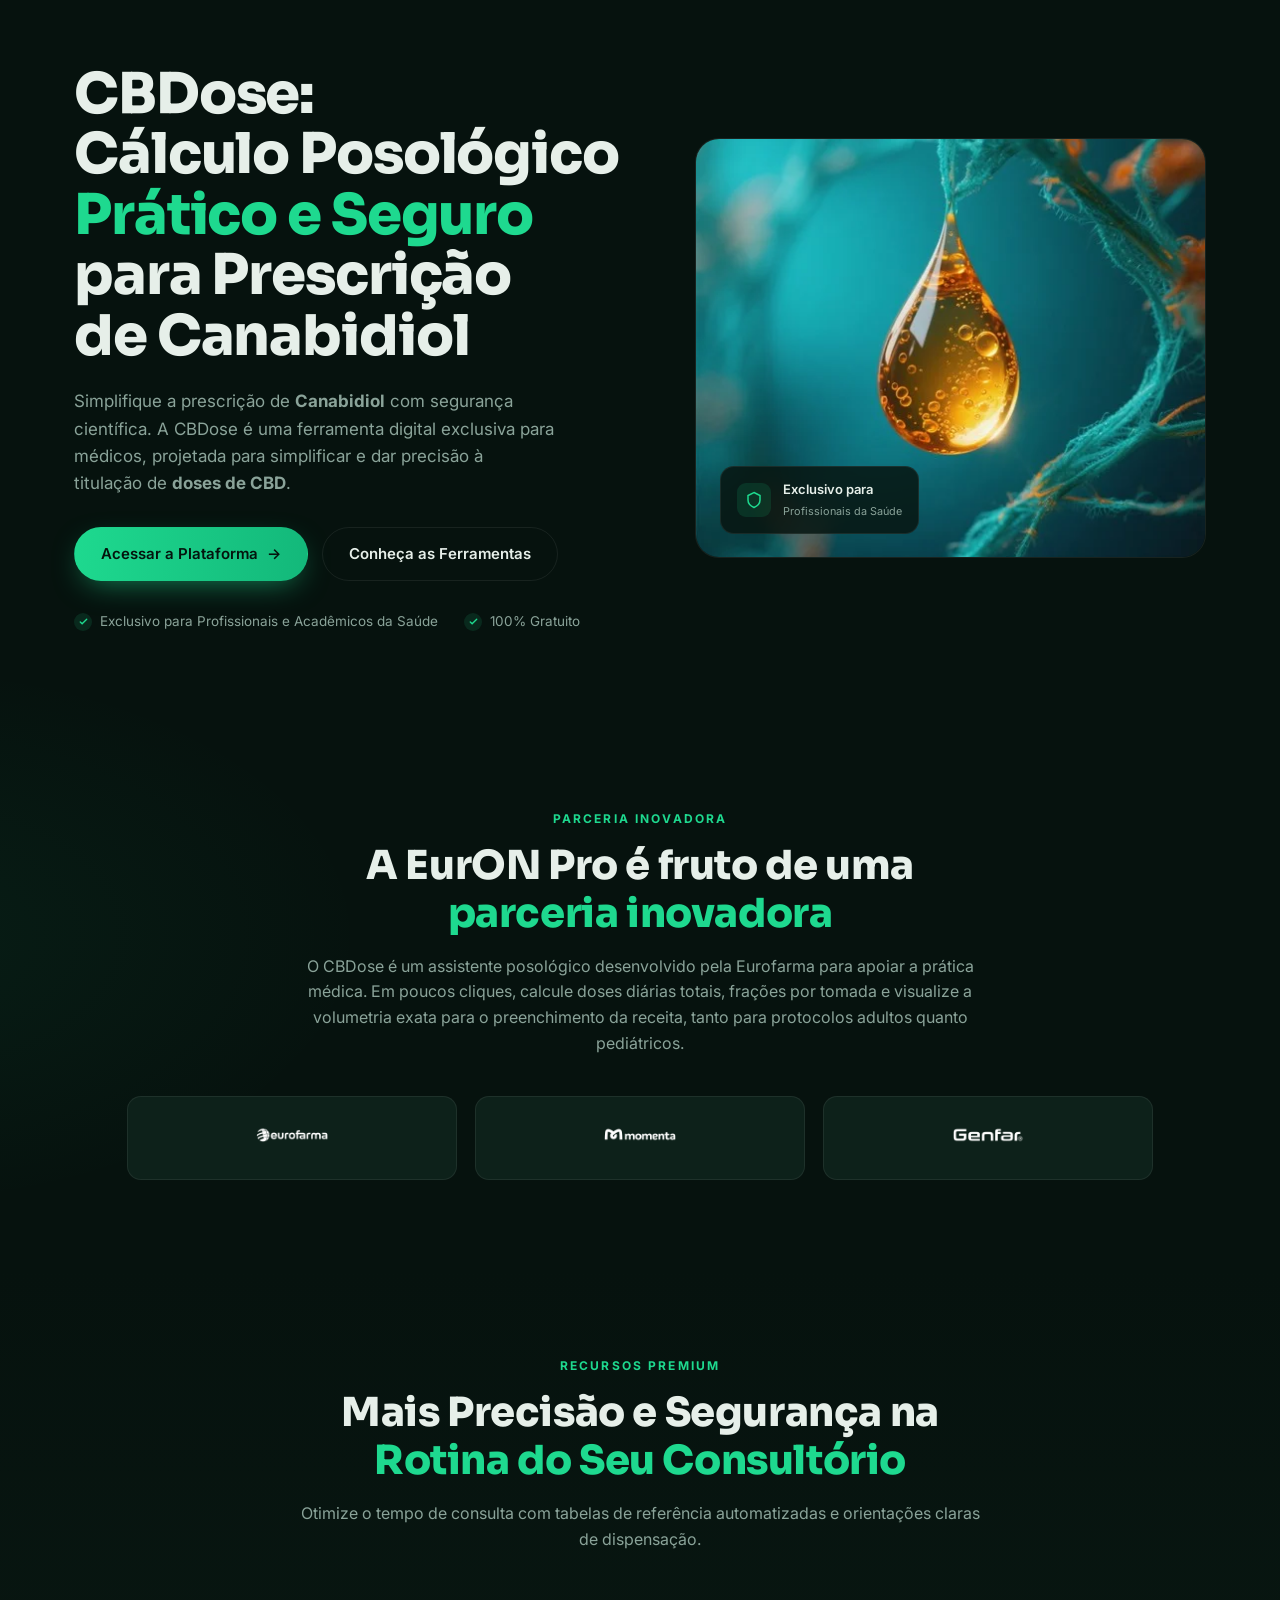
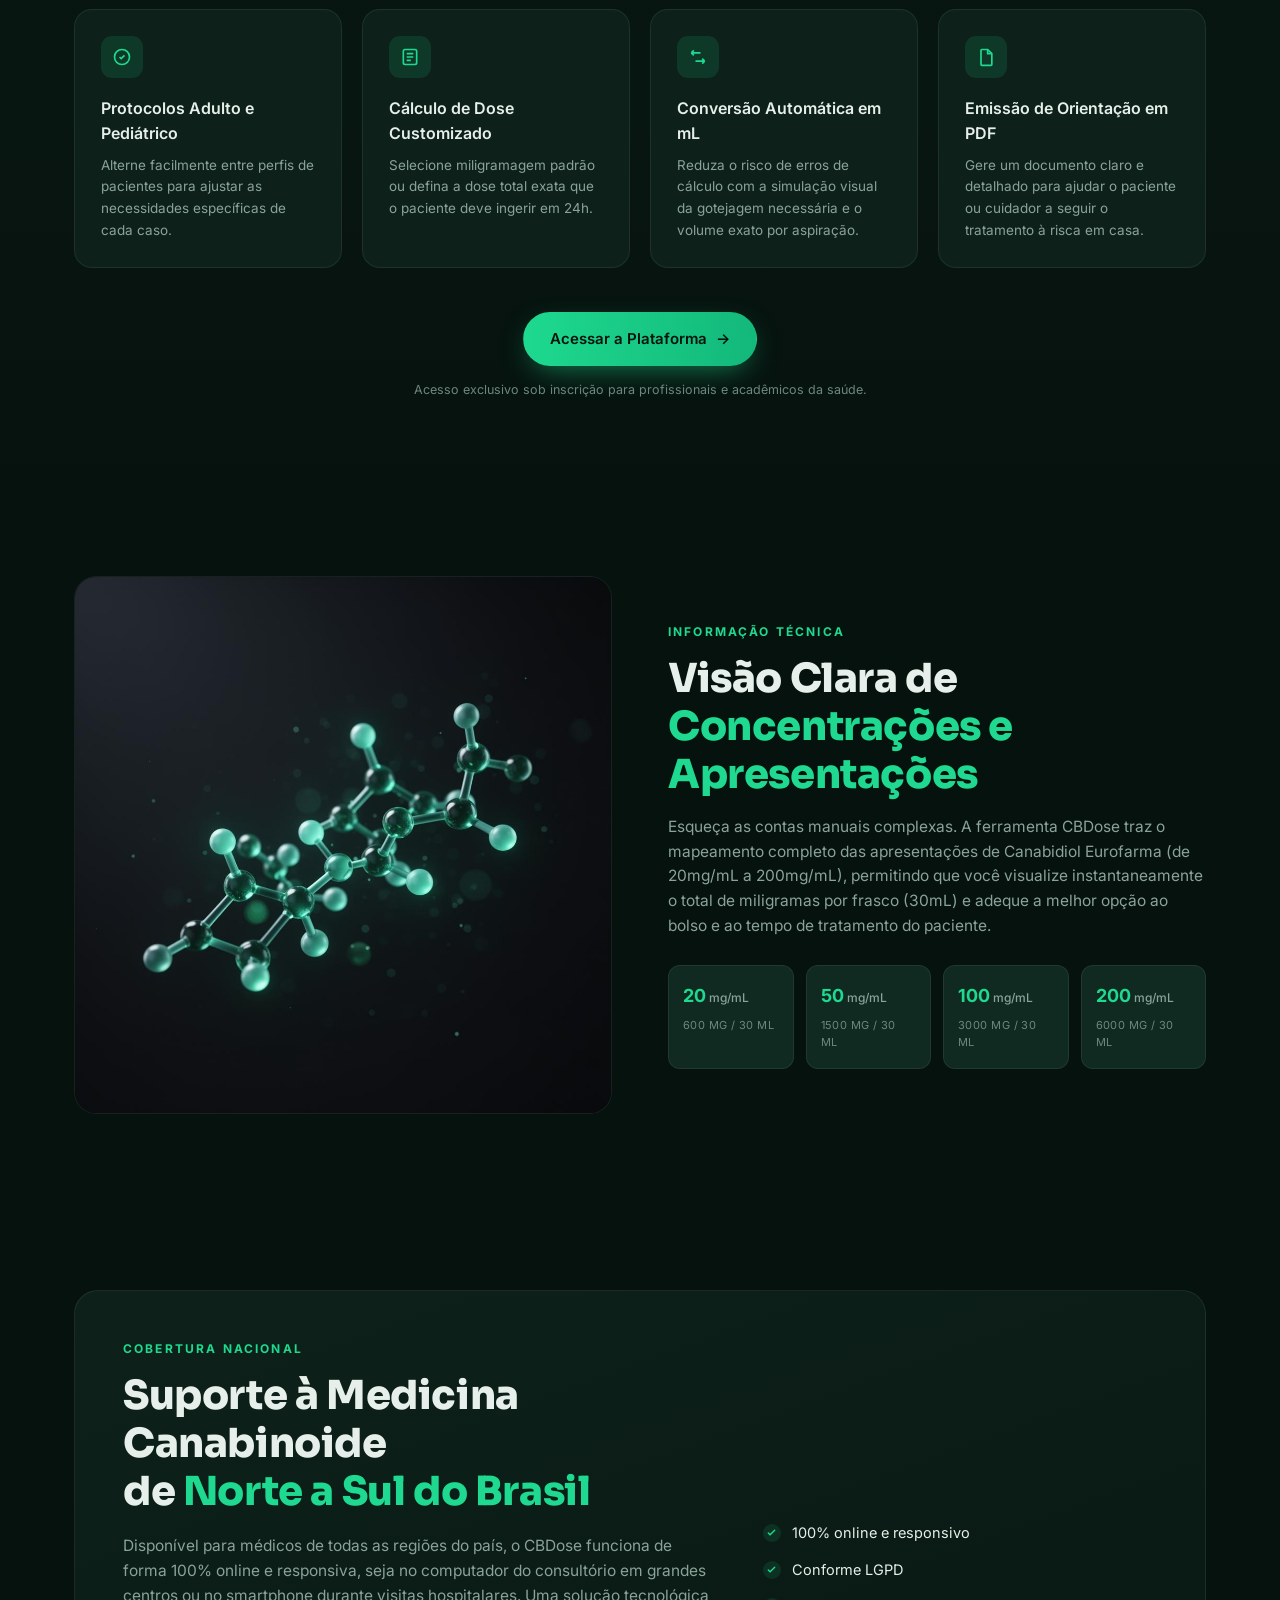
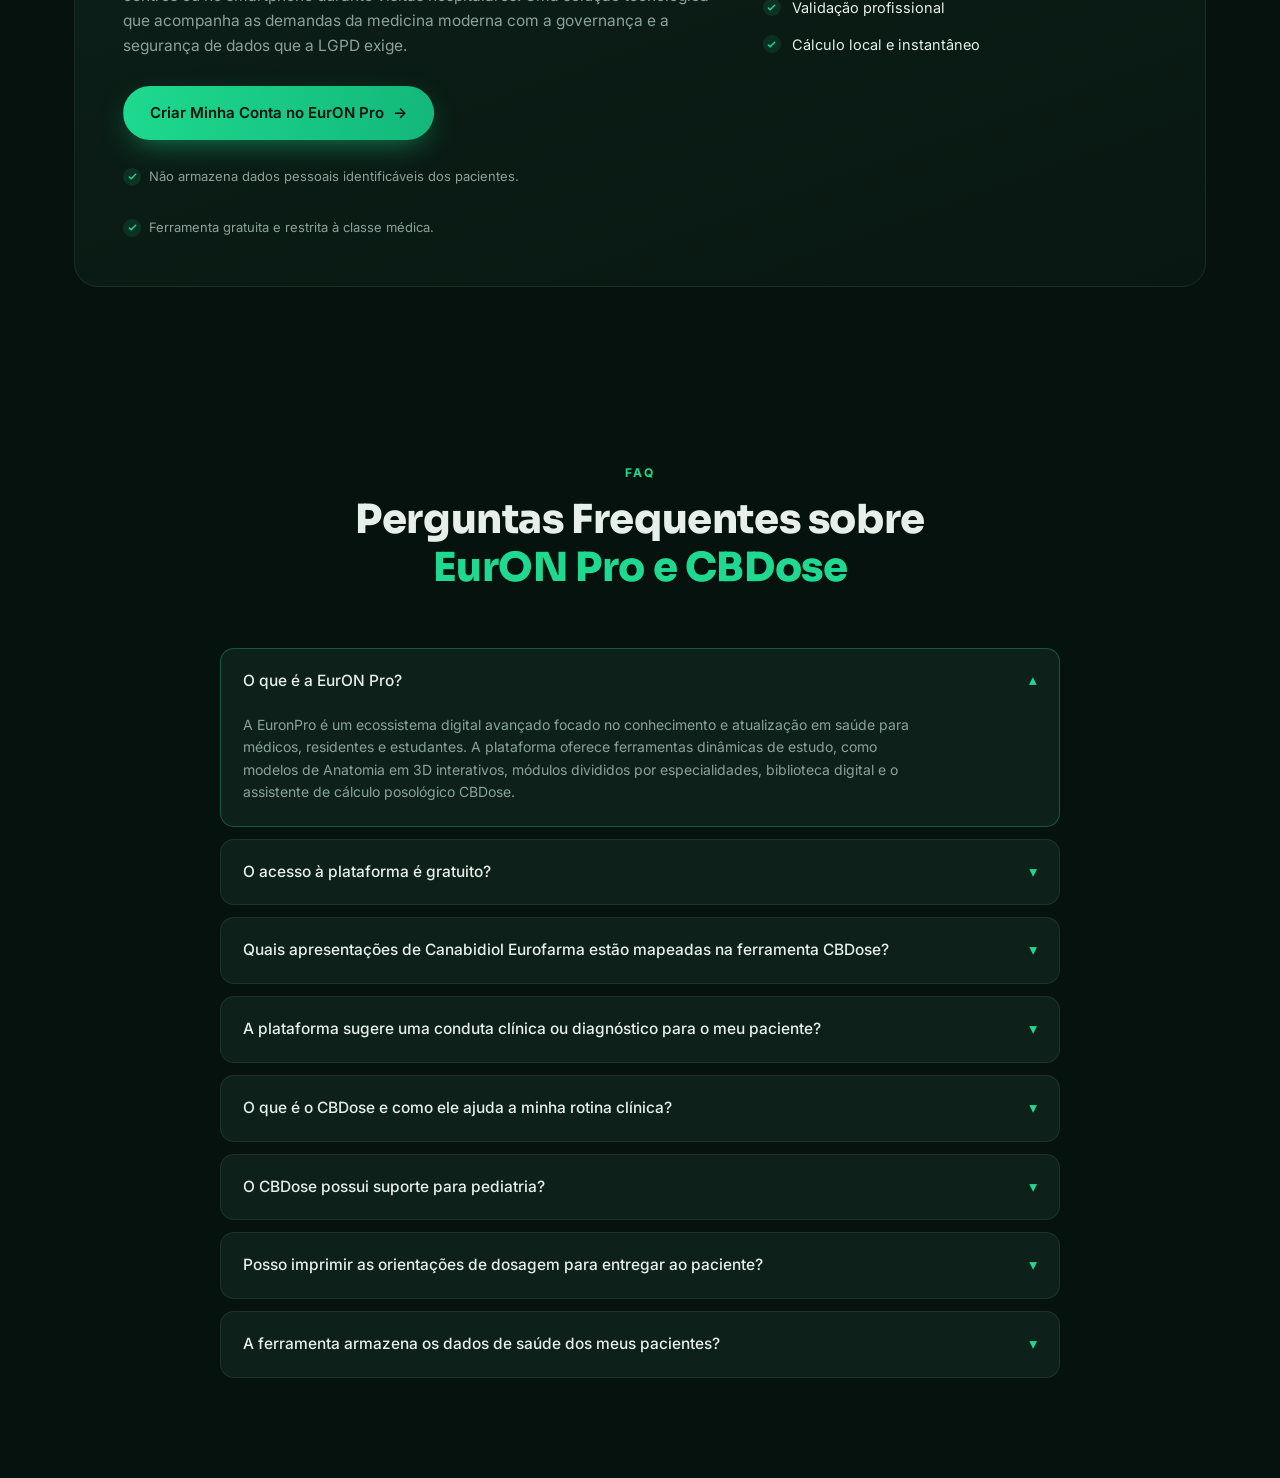
<file: index.html>
<!DOCTYPE html>
<html lang="pt-BR">
<head>
<meta charset="UTF-8">
<meta name="viewport" content="width=device-width, initial-scale=1.0">
<title>CBDose — EurON Pro</title>
<link rel="preconnect" href="https://fonts.googleapis.com">
<link rel="preconnect" href="https://fonts.gstatic.com" crossorigin>
<link href="https://fonts.googleapis.com/css2?family=Inter:wght@400;500;600;700;800&family=Sora:wght@600;700;800&display=swap" rel="stylesheet">
<style>
  :root{
    --bg:#06120e;
    --bg-2:#0a1a14;
    --panel:#0d211a;
    --panel-2:#102a21;
    --line:rgba(255,255,255,.07);
    --green:#1ed98f;
    --green-2:#13b87a;
    --green-soft:rgba(30,217,143,.12);
    --text:#e6efe9;
    --muted:#8aa399;
    --muted-2:#6d877d;
    --radius:18px;
    --maxw:1180px;
  }
  *{box-sizing:border-box;margin:0;padding:0}
  html{scroll-behavior:smooth}
  body{
    font-family:'Inter',system-ui,-apple-system,sans-serif;
    background:
      radial-gradient(1200px 600px at 80% -10%, rgba(30,217,143,.10), transparent 60%),
      radial-gradient(900px 500px at -10% 20%, rgba(30,217,143,.06), transparent 55%),
      var(--bg);
    color:var(--text);
    line-height:1.6;
    -webkit-font-smoothing:antialiased;
  }
  a{color:inherit;text-decoration:none}
  img{max-width:100%;display:block}
  .wrap{max-width:var(--maxw);margin:0 auto;padding:0 24px}
  .accent{color:var(--green)}
  .eyebrow{
    font-size:12px;font-weight:700;letter-spacing:.18em;text-transform:uppercase;
    color:var(--green);margin-bottom:14px;
  }
  section{padding:88px 0}
  h2.section-title{font-family:'Sora','Inter',sans-serif;font-size:clamp(26px,3.4vw,40px);font-weight:800;line-height:1.2;letter-spacing:-.01em}
  .section-head{text-align:center;max-width:680px;margin:0 auto 56px}
  .section-head p{color:var(--muted);margin-top:16px;font-size:16px}

  /* Buttons */
  .btn{display:inline-flex;align-items:center;gap:9px;font-weight:600;font-size:15px;
    padding:14px 26px;border-radius:999px;border:1px solid transparent;cursor:pointer;
    transition:transform .15s ease, box-shadow .2s ease, background .2s ease;white-space:nowrap}
  .btn-primary{background:linear-gradient(95deg,var(--green),var(--green-2));color:#04140d;
    box-shadow:0 10px 30px -10px rgba(30,217,143,.6)}
  .btn-primary:hover{transform:translateY(-2px);box-shadow:0 16px 40px -12px rgba(30,217,143,.75)}
  .btn-ghost{background:transparent;border-color:var(--line);color:var(--text)}
  .btn-ghost:hover{border-color:rgba(30,217,143,.5);background:var(--green-soft)}
  .btn .arrow{transition:transform .15s ease}
  .btn:hover .arrow{transform:translateX(3px)}

  /* Header */
  header.nav{position:sticky;top:0;z-index:50;backdrop-filter:blur(12px);
    background:rgba(6,18,14,.72);border-bottom:1px solid var(--line)}
  .nav-inner{display:flex;align-items:center;justify-content:space-between;height:68px}
  .logo{display:flex;align-items:baseline;gap:7px;font-weight:800;font-size:22px;letter-spacing:.02em}
  .logo small{font-size:12px;font-weight:600;color:var(--green);background:var(--green-soft);
    padding:3px 8px;border-radius:6px}
  .nav-menu{display:flex;gap:34px;font-size:14px;color:var(--muted);font-weight:500}
  .nav-menu a:hover{color:var(--text)}
  .nav-right{display:flex;align-items:center;gap:20px;font-size:14px;color:var(--muted)}
  .nav-right .lang{display:flex;align-items:center;gap:6px}

  /* Hero */
  .hero{padding-top:64px}
  .hero-grid{display:grid;grid-template-columns:1.05fr .95fr;gap:56px;align-items:center}
  .hero h1{font-family:'Sora','Inter',sans-serif;font-size:clamp(34px,4.6vw,56px);font-weight:800;line-height:1.08;letter-spacing:-.02em}
  .hero p.lead{color:var(--muted);margin:22px 0 30px;font-size:17px;max-width:480px}
  .hero-cta{display:flex;gap:14px;flex-wrap:wrap}
  .hero-checks{display:flex;gap:26px;flex-wrap:wrap;margin-top:30px;font-size:13.5px;color:var(--muted)}
  .hero-checks span{display:inline-flex;align-items:center;gap:8px}
  .check{width:18px;height:18px;border-radius:50%;background:var(--green-soft);
    display:inline-grid;place-items:center;flex:none}
  .check svg{width:11px;height:11px;stroke:var(--green)}

  .hero-visual{position:relative;border-radius:24px;overflow:hidden;min-height:420px;
    border:1px solid var(--line);background:#06120e}
  .hero-img{position:absolute;inset:0;width:100%;height:100%;object-fit:cover}
  .hero-badge{position:absolute;left:24px;bottom:24px;display:flex;align-items:center;gap:12px;
    background:rgba(8,22,17,.85);border:1px solid var(--line);backdrop-filter:blur(8px);
    padding:12px 16px;border-radius:14px;font-size:13px}
  .hero-badge .ic{width:34px;height:34px;border-radius:9px;background:var(--green-soft);
    display:grid;place-items:center;color:var(--green);flex:none}
  .hero-badge b{display:block;font-weight:600}
  .hero-badge small{color:var(--muted)}

  /* Partners */
  .partners{text-align:center}
  .partners .section-head{margin-bottom:40px}
  .partner-logos{display:flex;justify-content:center;gap:18px;flex-wrap:wrap}
  .partner{flex:1;min-width:200px;max-width:330px;background:var(--panel);border:1px solid var(--line);
    border-radius:14px;padding:26px;display:grid;place-items:center;font-weight:700;font-size:22px;
    letter-spacing:.02em;color:#cfe0d8}

  /* Features */
  .features{background:linear-gradient(180deg,transparent,rgba(10,26,20,.5),transparent)}
  .feature-grid{display:grid;grid-template-columns:repeat(4,1fr);gap:20px}
  .card{background:var(--panel);border:1px solid var(--line);border-radius:var(--radius);padding:26px;
    transition:transform .2s ease,border-color .2s ease}
  .card:hover{transform:translateY(-4px);border-color:rgba(30,217,143,.35)}
  .card .ic{width:42px;height:42px;border-radius:11px;background:var(--green-soft);color:var(--green);
    display:grid;place-items:center;margin-bottom:18px}
  .card h3{font-size:16px;font-weight:600;margin-bottom:8px}
  .card p{font-size:13.5px;color:var(--muted)}
  .center-cta{text-align:center;margin-top:44px}
  .center-cta small{display:block;color:var(--muted-2);font-size:12.5px;margin-top:14px}

  /* Technical info */
  .tech-grid{display:grid;grid-template-columns:1fr 1fr;gap:56px;align-items:center}
  .molecule{border-radius:22px;border:1px solid var(--line);min-height:360px;overflow:hidden;
    background:#05100c;display:grid;place-items:center}
  .molecule img{width:100%;height:100%;object-fit:cover}
  .conc-grid{display:grid;grid-template-columns:repeat(4,1fr);gap:12px;margin-top:26px}
  .conc{background:var(--panel-2);border:1px solid var(--line);border-radius:12px;padding:16px 14px}
  .conc b{font-size:18px;font-weight:700;color:var(--green)}
  .conc b span{font-size:12px;color:var(--muted);font-weight:500}
  .conc small{display:block;color:var(--muted-2);font-size:11px;margin-top:6px;letter-spacing:.04em}

  /* Coverage */
  .coverage-card{background:linear-gradient(160deg,var(--panel),#081711);border:1px solid var(--line);
    border-radius:24px;padding:48px;display:grid;grid-template-columns:1.2fr .8fr;gap:48px;align-items:center}
  .coverage-card .lead{color:var(--muted);margin:18px 0 28px;font-size:15.5px}
  .check-list{display:grid;gap:14px}
  .check-list span{display:flex;align-items:center;gap:11px;font-size:14.5px;color:var(--text)}
  .coverage-foot{display:flex;gap:30px;flex-wrap:wrap;margin-top:26px;font-size:13px;color:var(--muted)}
  .coverage-foot span{display:inline-flex;align-items:center;gap:8px}

  /* FAQ */
  .faq{max-width:840px;margin:0 auto}
  details{background:var(--panel);border:1px solid var(--line);border-radius:14px;margin-bottom:12px;
    padding:0 22px;transition:border-color .2s ease}
  details[open]{border-color:rgba(30,217,143,.3)}
  summary{list-style:none;cursor:pointer;display:flex;justify-content:space-between;align-items:center;
    gap:16px;padding:20px 0;font-weight:500;font-size:15.5px}
  summary::-webkit-details-marker{display:none}
  summary .chev{flex:none;transition:transform .2s ease;color:var(--green)}
  details[open] summary .chev{transform:rotate(180deg)}
  details p{color:var(--muted);font-size:14px;padding:0 0 22px;max-width:680px}

  /* Footer */
  footer{border-top:1px solid var(--line);padding:56px 0 40px;margin-top:40px}
  .foot-grid{display:grid;grid-template-columns:1.4fr 1fr 1fr;gap:40px}
  .foot-grid p{color:var(--muted);font-size:13.5px;margin-top:16px;max-width:320px}
  .foot-col h4{font-size:13px;font-weight:600;margin-bottom:16px}
  .foot-col a{display:block;color:var(--muted);font-size:13.5px;margin-bottom:10px}
  .foot-col a:hover{color:var(--green)}
  .foot-bottom{border-top:1px solid var(--line);margin-top:40px;padding-top:24px;display:flex;
    justify-content:space-between;flex-wrap:wrap;gap:12px;color:var(--muted-2);font-size:12.5px}
  .foot-bottom .links{display:flex;gap:22px}

  /* Responsive */
  @media (max-width:980px){
    .hero-grid,.tech-grid,.coverage-card{grid-template-columns:1fr}
    .feature-grid{grid-template-columns:1fr 1fr}
    .foot-grid{grid-template-columns:1fr 1fr}
    .coverage-card{padding:32px}
  }
  @media (max-width:640px){
    section{padding:60px 0}
    .nav-menu,.nav-right .lang,.nav-right a.login{display:none}
    .feature-grid,.conc-grid{grid-template-columns:1fr 1fr}
    .foot-grid{grid-template-columns:1fr}
    .foot-bottom{flex-direction:column}
  }
</style>
</head>
<body>

<!-- ============ HERO ============ -->
<section class="hero">
  <div class="wrap hero-grid">
    <div>
      <h1>CBDose:<br>Cálculo Posológico<br><span class="accent">Prático e Seguro</span><br>para Prescrição<br>de Canabidiol</h1>
      <p class="lead">Simplifique a prescrição de <b>Canabidiol</b> com segurança científica. A CBDose é uma ferramenta digital exclusiva para médicos, projetada para simplificar e dar precisão à titulação de <b>doses de CBD</b>.</p>
      <div class="hero-cta">
        <a class="btn btn-primary" href="#">Acessar a Plataforma <span class="arrow">→</span></a>
        <a class="btn btn-ghost" href="#recursos">Conheça as Ferramentas</a>
      </div>
      <div class="hero-checks">
        <span><i class="check"><svg viewBox="0 0 24 24" fill="none" stroke-width="3" stroke-linecap="round"><path d="M5 13l4 4L19 7"/></svg></i> Exclusivo para Profissionais e Acadêmicos da Saúde</span>
        <span><i class="check"><svg viewBox="0 0 24 24" fill="none" stroke-width="3" stroke-linecap="round"><path d="M5 13l4 4L19 7"/></svg></i> 100% Gratuito</span>
      </div>
    </div>
    <div class="hero-visual">
      <img class="hero-img" src="hero-drop.png" alt="Gota de óleo de Canabidiol em destaque">
      <div class="hero-badge">
        <span class="ic"><svg width="18" height="18" viewBox="0 0 24 24" fill="none" stroke="currentColor" stroke-width="2"><path d="M12 2l8 4v6c0 5-3.5 8-8 10-4.5-2-8-5-8-10V6l8-4Z"/></svg></span>
        <span><b>Exclusivo para</b><small>Profissionais da Saúde</small></span>
      </div>
    </div>
  </div>
</section>

<!-- ============ PARTNERS ============ -->
<section class="partners" id="tecnologia">
  <div class="wrap">
    <div class="section-head">
      <div class="eyebrow">Parceria Inovadora</div>
      <h2 class="section-title">A EurON Pro é fruto de uma <span class="accent">parceria inovadora</span></h2>
      <p>O CBDose é um assistente posológico desenvolvido pela Eurofarma para apoiar a prática médica. Em poucos cliques, calcule doses diárias totais, frações por tomada e visualize a volumetria exata para o preenchimento da receita, tanto para protocolos adultos quanto pediátricos.</p>
    </div>
    <div class="partner-logos">
      <div class="partner"><img src="assets/logo-eurofarma.png" alt="Eurofarma" style="max-height:30px;width:auto"></div>
      <div class="partner"><img src="assets/logo-momenta.png" alt="Momenta" style="max-height:30px;width:auto"></div>
      <div class="partner"><img src="assets/logo-genfar.png" alt="Genfar" style="max-height:30px;width:auto"></div>
    </div>
  </div>
</section>

<!-- ============ FEATURES ============ -->
<section class="features" id="recursos">
  <div class="wrap">
    <div class="section-head">
      <div class="eyebrow">Recursos Premium</div>
      <h2 class="section-title">Mais Precisão e Segurança na <span class="accent">Rotina do Seu Consultório</span></h2>
      <p>Otimize o tempo de consulta com tabelas de referência automatizadas e orientações claras de dispensação.</p>
    </div>
    <div class="feature-grid">
      <div class="card">
        <div class="ic"><svg width="20" height="20" viewBox="0 0 24 24" fill="none" stroke="currentColor" stroke-width="2"><circle cx="12" cy="12" r="9"/><path d="M9 12l2 2 4-4"/></svg></div>
        <h3>Protocolos Adulto e Pediátrico</h3>
        <p>Alterne facilmente entre perfis de pacientes para ajustar as necessidades específicas de cada caso.</p>
      </div>
      <div class="card">
        <div class="ic"><svg width="20" height="20" viewBox="0 0 24 24" fill="none" stroke="currentColor" stroke-width="2"><rect x="4" y="3" width="16" height="18" rx="2"/><path d="M8 8h8M8 12h8M8 16h5"/></svg></div>
        <h3>Cálculo de Dose Customizado</h3>
        <p>Selecione miligramagem padrão ou defina a dose total exata que o paciente deve ingerir em 24h.</p>
      </div>
      <div class="card">
        <div class="ic"><svg width="20" height="20" viewBox="0 0 24 24" fill="none" stroke="currentColor" stroke-width="2"><path d="M4 7h11M4 7l3-3M4 7l3 3M20 17H9M20 17l-3-3M20 17l-3 3"/></svg></div>
        <h3>Conversão Automática em mL</h3>
        <p>Reduza o risco de erros de cálculo com a simulação visual da gotejagem necessária e o volume exato por aspiração.</p>
      </div>
      <div class="card">
        <div class="ic"><svg width="20" height="20" viewBox="0 0 24 24" fill="none" stroke="currentColor" stroke-width="2"><path d="M7 3h7l5 5v13a1 1 0 0 1-1 1H7a1 1 0 0 1-1-1V4a1 1 0 0 1 1-1Z"/><path d="M14 3v5h5"/></svg></div>
        <h3>Emissão de Orientação em PDF</h3>
        <p>Gere um documento claro e detalhado para ajudar o paciente ou cuidador a seguir o tratamento à risca em casa.</p>
      </div>
    </div>
    <div class="center-cta">
      <a class="btn btn-primary" href="#">Acessar a Plataforma <span class="arrow">→</span></a>
      <small>Acesso exclusivo sob inscrição para profissionais e acadêmicos da saúde.</small>
    </div>
  </div>
</section>

<!-- ============ TECHNICAL INFO ============ -->
<section>
  <div class="wrap tech-grid">
    <div class="molecule">
      <img src="molecule.jpg" alt="Representação 3D da molécula de Canabidiol">
    </div>
    <div>
      <div class="eyebrow">Informação Técnica</div>
      <h2 class="section-title">Visão Clara de <span class="accent">Concentrações e Apresentações</span></h2>
      <p style="color:var(--muted);margin-top:16px;font-size:15.5px">Esqueça as contas manuais complexas. A ferramenta CBDose traz o mapeamento completo das apresentações de Canabidiol Eurofarma (de 20mg/mL a 200mg/mL), permitindo que você visualize instantaneamente o total de miligramas por frasco (30mL) e adeque a melhor opção ao bolso e ao tempo de tratamento do paciente.</p>
      <div class="conc-grid">
        <div class="conc"><b>20<span> mg/mL</span></b><small>600 MG / 30 ML</small></div>
        <div class="conc"><b>50<span> mg/mL</span></b><small>1500 MG / 30 ML</small></div>
        <div class="conc"><b>100<span> mg/mL</span></b><small>3000 MG / 30 ML</small></div>
        <div class="conc"><b>200<span> mg/mL</span></b><small>6000 MG / 30 ML</small></div>
      </div>
    </div>
  </div>
</section>

<!-- ============ COVERAGE ============ -->
<section>
  <div class="wrap">
    <div class="coverage-card">
      <div>
        <div class="eyebrow">Cobertura Nacional</div>
        <h2 class="section-title">Suporte à Medicina Canabinoide<br>de <span class="accent">Norte a Sul do Brasil</span></h2>
        <p class="lead">Disponível para médicos de todas as regiões do país, o CBDose funciona de forma 100% online e responsiva, seja no computador do consultório em grandes centros ou no smartphone durante visitas hospitalares. Uma solução tecnológica que acompanha as demandas da medicina moderna com a governança e a segurança de dados que a LGPD exige.</p>
        <a class="btn btn-primary" href="#">Criar Minha Conta no EurON Pro <span class="arrow">→</span></a>
        <div class="coverage-foot">
          <span><i class="check"><svg viewBox="0 0 24 24" fill="none" stroke-width="3" stroke-linecap="round"><path d="M5 13l4 4L19 7"/></svg></i> Não armazena dados pessoais identificáveis dos pacientes.</span>
          <span><i class="check"><svg viewBox="0 0 24 24" fill="none" stroke-width="3" stroke-linecap="round"><path d="M5 13l4 4L19 7"/></svg></i> Ferramenta gratuita e restrita à classe médica.</span>
        </div>
      </div>
      <div class="check-list">
        <span><i class="check"><svg viewBox="0 0 24 24" fill="none" stroke-width="3" stroke-linecap="round"><path d="M5 13l4 4L19 7"/></svg></i> 100% online e responsivo</span>
        <span><i class="check"><svg viewBox="0 0 24 24" fill="none" stroke-width="3" stroke-linecap="round"><path d="M5 13l4 4L19 7"/></svg></i> Conforme LGPD</span>
        <span><i class="check"><svg viewBox="0 0 24 24" fill="none" stroke-width="3" stroke-linecap="round"><path d="M5 13l4 4L19 7"/></svg></i> Validação profissional</span>
        <span><i class="check"><svg viewBox="0 0 24 24" fill="none" stroke-width="3" stroke-linecap="round"><path d="M5 13l4 4L19 7"/></svg></i> Cálculo local e instantâneo</span>
      </div>
    </div>
  </div>
</section>

<!-- ============ FAQ ============ -->
<section id="faq">
  <div class="wrap">
    <div class="section-head">
      <div class="eyebrow">FAQ</div>
      <h2 class="section-title">Perguntas Frequentes sobre<br><span class="accent">EurON Pro e CBDose</span></h2>
    </div>
    <div class="faq">
      <details open>
        <summary>O que é a EurON Pro? <span class="chev">▾</span></summary>
        <p>A EuronPro é um ecossistema digital avançado focado no conhecimento e atualização em saúde para médicos, residentes e estudantes. A plataforma oferece ferramentas dinâmicas de estudo, como modelos de Anatomia em 3D interativos, módulos divididos por especialidades, biblioteca digital e o assistente de cálculo posológico CBDose.</p>
      </details>
      <details>
        <summary>O acesso à plataforma é gratuito? <span class="chev">▾</span></summary>
        <p>Sim. O acesso é 100% gratuito e exclusivo para profissionais e acadêmicos da área da saúde, mediante cadastro e validação.</p>
      </details>
      <details>
        <summary>Quais apresentações de Canabidiol Eurofarma estão mapeadas na ferramenta CBDose? <span class="chev">▾</span></summary>
        <p>A ferramenta mapeia as apresentações de 20mg/mL, 50mg/mL, 100mg/mL e 200mg/mL, todas em frascos de 30mL, com o total de miligramas por frasco calculado automaticamente.</p>
      </details>
      <details>
        <summary>A plataforma sugere uma conduta clínica ou diagnóstico para o meu paciente? <span class="chev">▾</span></summary>
        <p>Não. A CBDose é uma ferramenta de apoio ao cálculo posológico. A decisão clínica, o diagnóstico e a prescrição são de responsabilidade exclusiva do médico.</p>
      </details>
      <details>
        <summary>O que é o CBDose e como ele ajuda a minha rotina clínica? <span class="chev">▾</span></summary>
        <p>O CBDose é um assistente posológico digital que calcula doses diárias, frações por tomada e a conversão exata em mL/gotas, agilizando o preenchimento da receita com segurança.</p>
      </details>
      <details>
        <summary>O CBDose possui suporte para pediatria? <span class="chev">▾</span></summary>
        <p>Sim. A ferramenta permite alternar entre protocolos adulto e pediátrico, ajustando o cálculo às necessidades específicas de cada perfil de paciente.</p>
      </details>
      <details>
        <summary>Posso imprimir as orientações de dosagem para entregar ao paciente? <span class="chev">▾</span></summary>
        <p>Sim. É possível gerar um documento em PDF claro e detalhado com as orientações de uso para o paciente ou cuidador seguir o tratamento corretamente em casa.</p>
      </details>
      <details>
        <summary>A ferramenta armazena os dados de saúde dos meus pacientes? <span class="chev">▾</span></summary>
        <p>Não. O cálculo é realizado localmente e a ferramenta não armazena dados pessoais identificáveis dos pacientes, em conformidade com a LGPD.</p>
      </details>
    </div>
  </div>
</section>

<!-- Auto-resize the iframe to content height (works when same-origin, e.g. DAM asset on same domain) -->
<script>
  (function(){
    function postHeight(){
      try{ parent.postMessage({cbdoseHeight:document.documentElement.scrollHeight},'*'); }catch(e){}
    }
    window.addEventListener('load',postHeight);
    window.addEventListener('resize',postHeight);
    document.addEventListener('toggle',postHeight,true);
  })();
</script>
</body>
</html>
</file>
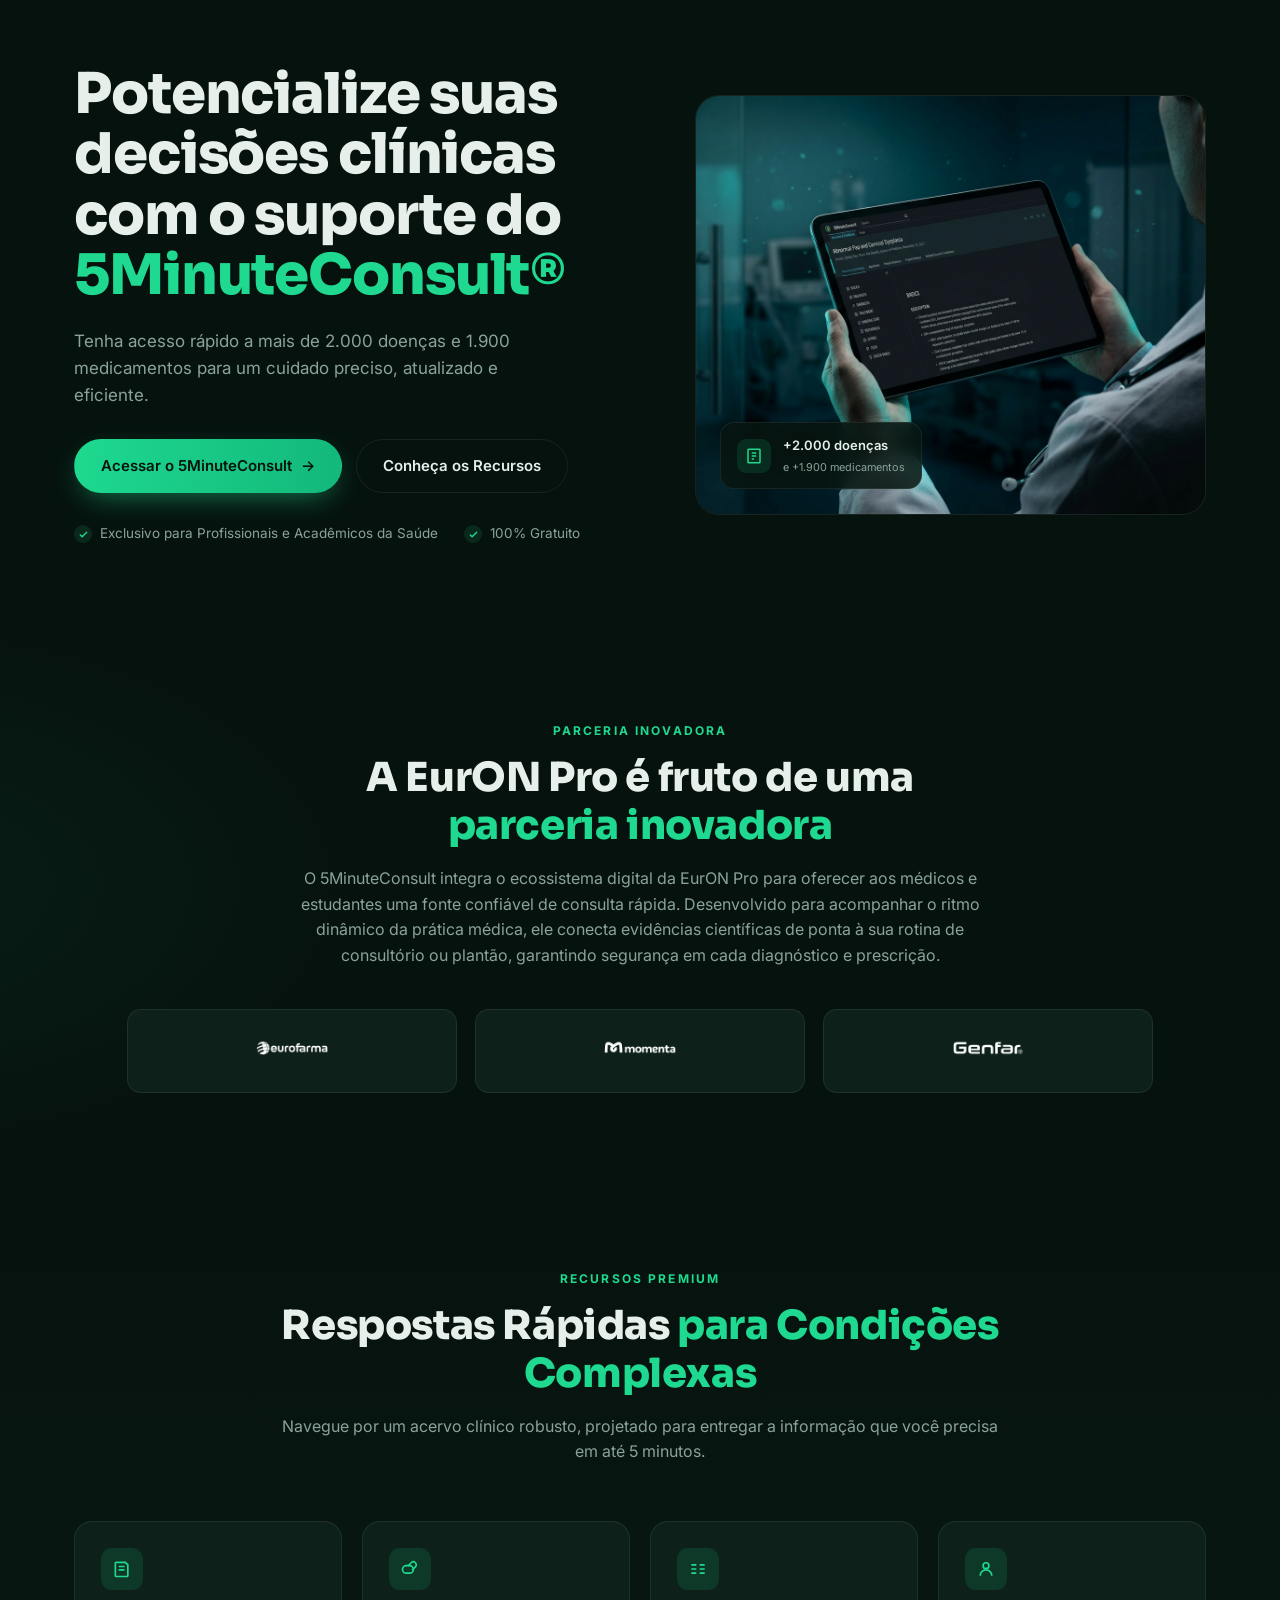
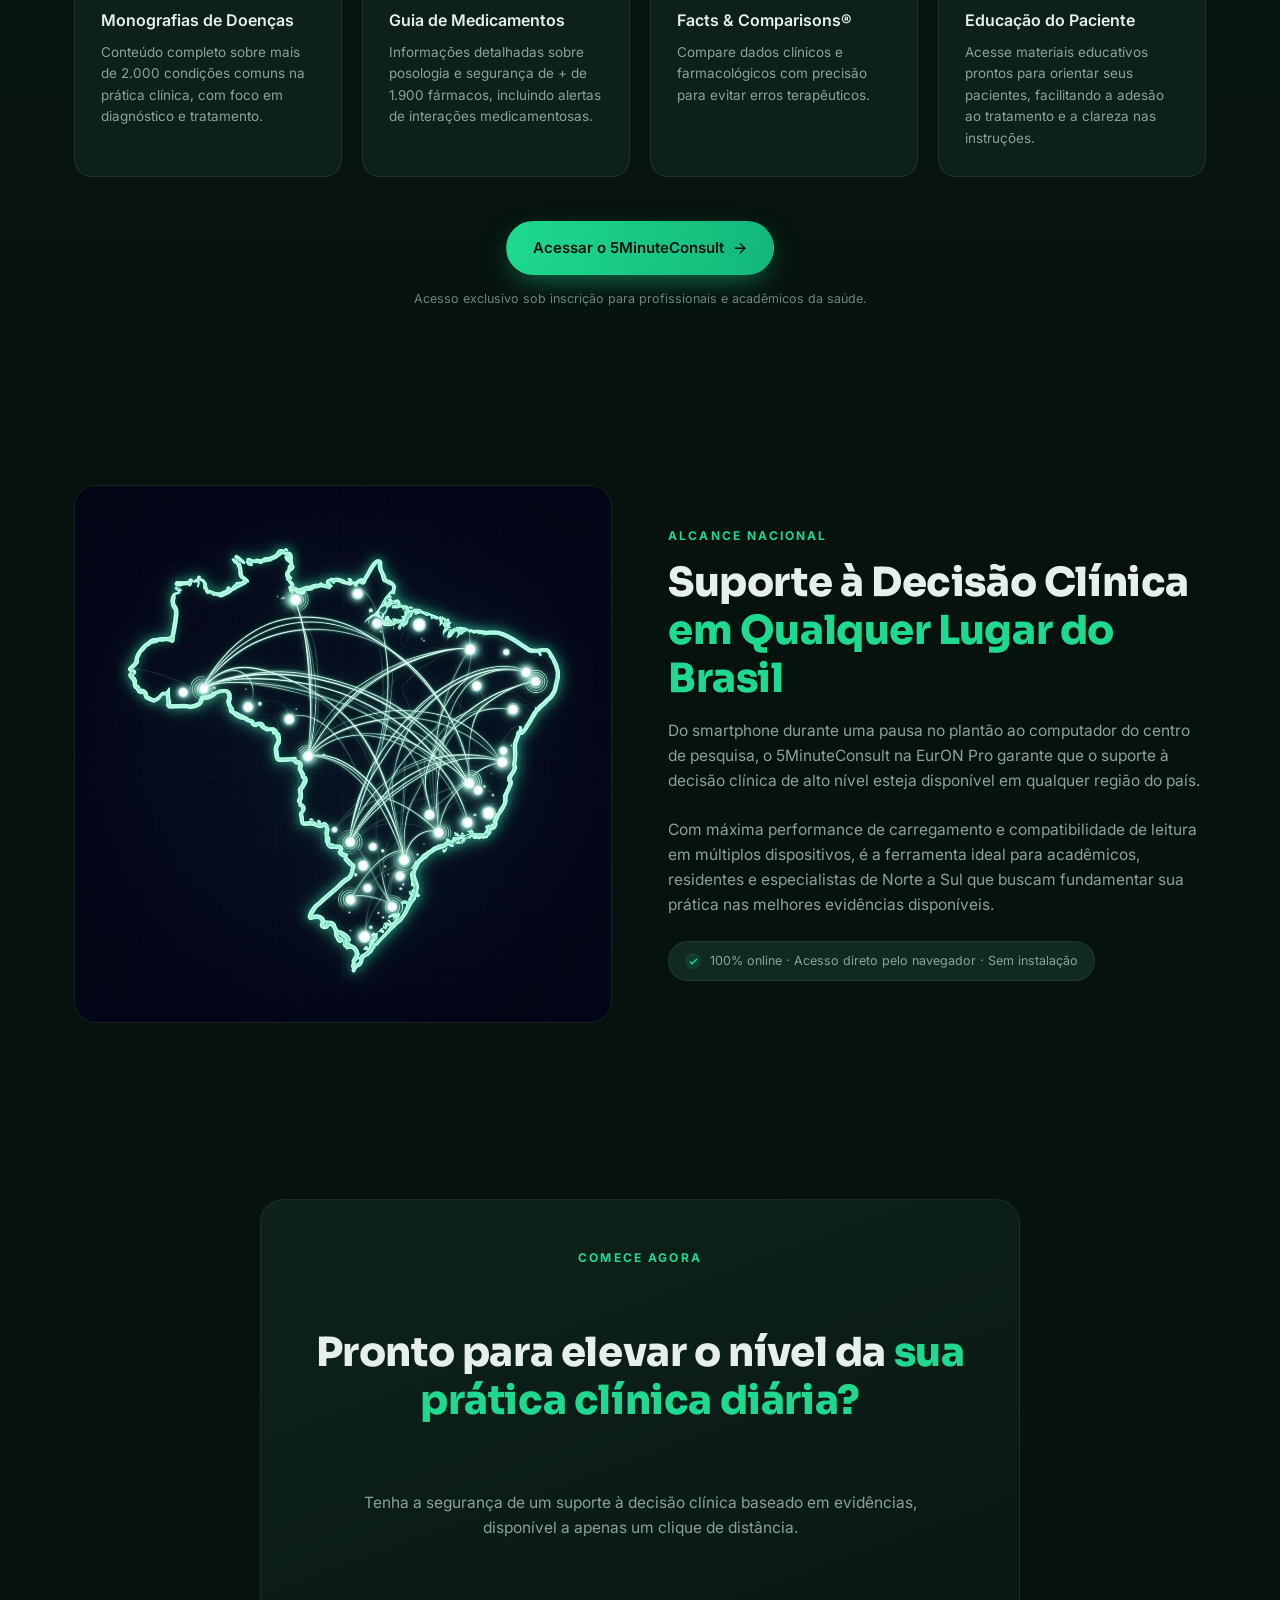
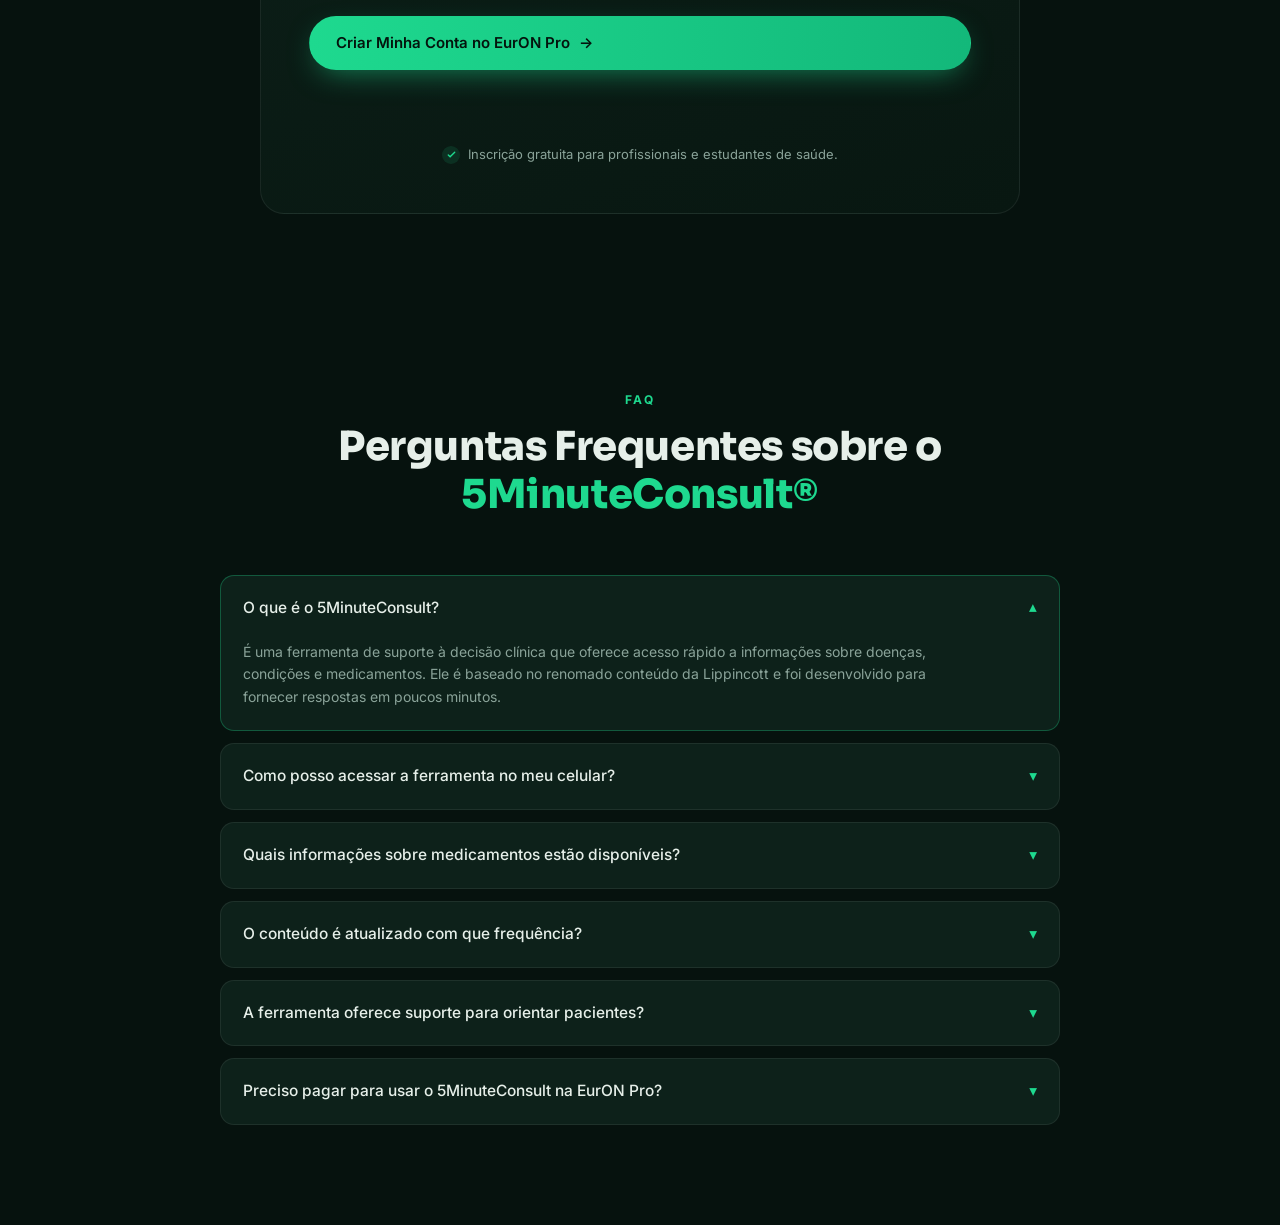
<file: 5minuteconsult/index.html>
<!DOCTYPE html>
<html lang="pt-BR">
<head>
<meta charset="UTF-8">
<meta name="viewport" content="width=device-width, initial-scale=1.0">
<title>5MinuteConsult — EurON Pro</title>
<link rel="preconnect" href="https://fonts.googleapis.com">
<link rel="preconnect" href="https://fonts.gstatic.com" crossorigin>
<link href="https://fonts.googleapis.com/css2?family=Inter:wght@400;500;600;700;800&family=Sora:wght@600;700;800&display=swap" rel="stylesheet">
<link rel="stylesheet" href="../assets/euron.css">
</head>
<body>

<!-- HERO -->
<section class="hero">
  <div class="wrap hero-grid">
    <div>
      <h1>Potencialize suas decisões clínicas com o suporte do <span class="accent">5MinuteConsult®</span></h1>
      <p class="lead">Tenha acesso rápido a mais de 2.000 doenças e 1.900 medicamentos para um cuidado preciso, atualizado e eficiente.</p>
      <div class="hero-cta">
        <a class="btn btn-primary" href="#">Acessar o 5MinuteConsult <span class="arrow">→</span></a>
        <a class="btn btn-ghost" href="#recursos">Conheça os Recursos</a>
      </div>
      <div class="hero-checks">
        <span><i class="check"><svg viewBox="0 0 24 24" fill="none" stroke-width="3" stroke-linecap="round"><path d="M5 13l4 4L19 7"/></svg></i> Exclusivo para Profissionais e Acadêmicos da Saúde</span>
        <span><i class="check"><svg viewBox="0 0 24 24" fill="none" stroke-width="3" stroke-linecap="round"><path d="M5 13l4 4L19 7"/></svg></i> 100% Gratuito</span>
      </div>
    </div>
    <div class="hero-visual">
      <img class="hero-img" src="hero.png" alt="Médico consultando o 5MinuteConsult em um tablet">
      <div class="hero-badge">
        <span class="ic"><svg width="18" height="18" viewBox="0 0 24 24" fill="none" stroke="currentColor" stroke-width="2"><path d="M5 3h14a1 1 0 0 1 1 1v16a1 1 0 0 1-1 1H5a1 1 0 0 1-1-1V4a1 1 0 0 1 1-1Z"/><path d="M9 8h6M9 12h6M9 16h3"/></svg></span>
        <span><b>+2.000 doenças</b><small>e +1.900 medicamentos</small></span>
      </div>
    </div>
  </div>
</section>

<!-- PARCERIA -->
<section class="text-block" id="tecnologia">
  <div class="wrap">
    <div class="section-head">
      <div class="eyebrow">Parceria Inovadora</div>
      <h2 class="section-title">A EurON Pro é fruto de uma <span class="accent">parceria inovadora</span></h2>
      <p>O 5MinuteConsult integra o ecossistema digital da EurON Pro para oferecer aos médicos e estudantes uma fonte confiável de consulta rápida. Desenvolvido para acompanhar o ritmo dinâmico da prática médica, ele conecta evidências científicas de ponta à sua rotina de consultório ou plantão, garantindo segurança em cada diagnóstico e prescrição.</p>
    </div>
    <div class="partner-logos">
      <div class="partner"><img src="../assets/logo-eurofarma.png" alt="Eurofarma"></div>
      <div class="partner"><img src="../assets/logo-momenta.png" alt="Momenta"></div>
      <div class="partner"><img src="../assets/logo-genfar.png" alt="Genfar"></div>
    </div>
  </div>
</section>

<!-- RECURSOS PREMIUM -->
<section class="features" id="recursos">
  <div class="wrap">
    <div class="section-head">
      <div class="eyebrow">Recursos Premium</div>
      <h2 class="section-title">Respostas Rápidas <span class="accent">para Condições Complexas</span></h2>
      <p>Navegue por um acervo clínico robusto, projetado para entregar a informação que você precisa em até 5 minutos.</p>
    </div>
    <div class="feature-grid">
      <div class="card">
        <div class="ic"><svg width="20" height="20" viewBox="0 0 24 24" fill="none" stroke="currentColor" stroke-width="2"><path d="M5 4h11l3 3v13a1 1 0 0 1-1 1H5a1 1 0 0 1-1-1V5a1 1 0 0 1 1-1Z"/><path d="M8 9h7M8 13h7"/></svg></div>
        <h3>Monografias de Doenças</h3>
        <p>Conteúdo completo sobre mais de 2.000 condições comuns na prática clínica, com foco em diagnóstico e tratamento.</p>
      </div>
      <div class="card">
        <div class="ic"><svg width="20" height="20" viewBox="0 0 24 24" fill="none" stroke="currentColor" stroke-width="2"><rect x="3" y="8" width="13" height="9" rx="4.5"/><path d="M9.5 8.5l4-4a3.5 3.5 0 0 1 5 5l-4 4"/></svg></div>
        <h3>Guia de Medicamentos</h3>
        <p>Informações detalhadas sobre posologia e segurança de + de 1.900 fármacos, incluindo alertas de interações medicamentosas.</p>
      </div>
      <div class="card">
        <div class="ic"><svg width="20" height="20" viewBox="0 0 24 24" fill="none" stroke="currentColor" stroke-width="2"><path d="M4 7h6M4 12h6M4 17h6M14 7h6M14 12h6M14 17h6"/></svg></div>
        <h3>Facts &amp; Comparisons®</h3>
        <p>Compare dados clínicos e farmacológicos com precisão para evitar erros terapêuticos.</p>
      </div>
      <div class="card">
        <div class="ic"><svg width="20" height="20" viewBox="0 0 24 24" fill="none" stroke="currentColor" stroke-width="2"><circle cx="12" cy="8" r="3.5"/><path d="M5 20a7 7 0 0 1 14 0"/></svg></div>
        <h3>Educação do Paciente</h3>
        <p>Acesse materiais educativos prontos para orientar seus pacientes, facilitando a adesão ao tratamento e a clareza nas instruções.</p>
      </div>
    </div>
    <div class="center-cta">
      <a class="btn btn-primary" href="#">Acessar o 5MinuteConsult <span class="arrow">→</span></a>
      <small>Acesso exclusivo sob inscrição para profissionais e acadêmicos da saúde.</small>
    </div>
  </div>
</section>

<!-- ALCANCE NACIONAL (mapa) -->
<section>
  <div class="wrap media-grid">
    <div class="media-box">
      <img src="../assets/mapa-brasil.jpg" alt="Mapa do Brasil conectado">
    </div>
    <div>
      <div class="eyebrow">Alcance Nacional</div>
      <h2 class="section-title">Suporte à Decisão Clínica <span class="accent">em Qualquer Lugar do Brasil</span></h2>
      <p class="lead">Do smartphone durante uma pausa no plantão ao computador do centro de pesquisa, o 5MinuteConsult na EurON Pro garante que o suporte à decisão clínica de alto nível esteja disponível em qualquer região do país.<br><br>Com máxima performance de carregamento e compatibilidade de leitura em múltiplos dispositivos, é a ferramenta ideal para acadêmicos, residentes e especialistas de Norte a Sul que buscam fundamentar sua prática nas melhores evidências disponíveis.</p>
      <span class="chip"><i class="check"><svg viewBox="0 0 24 24" fill="none" stroke-width="3" stroke-linecap="round"><path d="M5 13l4 4L19 7"/></svg></i> 100% online · Acesso direto pelo navegador · Sem instalação</span>
    </div>
  </div>
</section>

<!-- CTA -->
<section>
  <div class="wrap">
    <div class="coverage-card single">
      <div class="eyebrow">Comece Agora</div>
      <h2 class="section-title">Pronto para elevar o nível da <span class="accent">sua prática clínica diária?</span></h2>
      <p class="lead">Tenha a segurança de um suporte à decisão clínica baseado em evidências, disponível a apenas um clique de distância.</p>
      <a class="btn btn-primary" href="#">Criar Minha Conta no EurON Pro <span class="arrow">→</span></a>
      <div class="coverage-foot">
        <span><i class="check"><svg viewBox="0 0 24 24" fill="none" stroke-width="3" stroke-linecap="round"><path d="M5 13l4 4L19 7"/></svg></i> Inscrição gratuita para profissionais e estudantes de saúde.</span>
      </div>
    </div>
  </div>
</section>

<!-- FAQ -->
<section id="faq">
  <div class="wrap">
    <div class="section-head">
      <div class="eyebrow">FAQ</div>
      <h2 class="section-title">Perguntas Frequentes sobre o <span class="accent">5MinuteConsult®</span></h2>
    </div>
    <div class="faq">
      <details open>
        <summary>O que é o 5MinuteConsult? <span class="chev">▾</span></summary>
        <p>É uma ferramenta de suporte à decisão clínica que oferece acesso rápido a informações sobre doenças, condições e medicamentos. Ele é baseado no renomado conteúdo da Lippincott e foi desenvolvido para fornecer respostas em poucos minutos.</p>
      </details>
      <details>
        <summary>Como posso acessar a ferramenta no meu celular? <span class="chev">▾</span></summary>
        <p>O 5MinuteConsult é 100% online e responsivo. Basta acessar a EurON Pro pelo navegador do seu celular ou tablet, sem necessidade de instalar nenhum aplicativo.</p>
      </details>
      <details>
        <summary>Quais informações sobre medicamentos estão disponíveis? <span class="chev">▾</span></summary>
        <p>Você encontra posologia, segurança, alertas de interações medicamentosas e comparativos farmacológicos de mais de 1.900 fármacos, apoiando uma prescrição precisa.</p>
      </details>
      <details>
        <summary>O conteúdo é atualizado com que frequência? <span class="chev">▾</span></summary>
        <p>O acervo é mantido com base em conteúdo de referência continuamente revisado, garantindo que as informações reflitam as evidências e diretrizes mais recentes.</p>
      </details>
      <details>
        <summary>A ferramenta oferece suporte para orientar pacientes? <span class="chev">▾</span></summary>
        <p>Sim. Há materiais de educação do paciente prontos para uso, que facilitam a comunicação, a adesão ao tratamento e a clareza nas orientações.</p>
      </details>
      <details>
        <summary>Preciso pagar para usar o 5MinuteConsult na EurON Pro? <span class="chev">▾</span></summary>
        <p>Não. O acesso é gratuito para profissionais e acadêmicos da saúde, mediante cadastro e validação na plataforma EurON Pro.</p>
      </details>
    </div>
  </div>
</section>

</body>
</html>
</file>
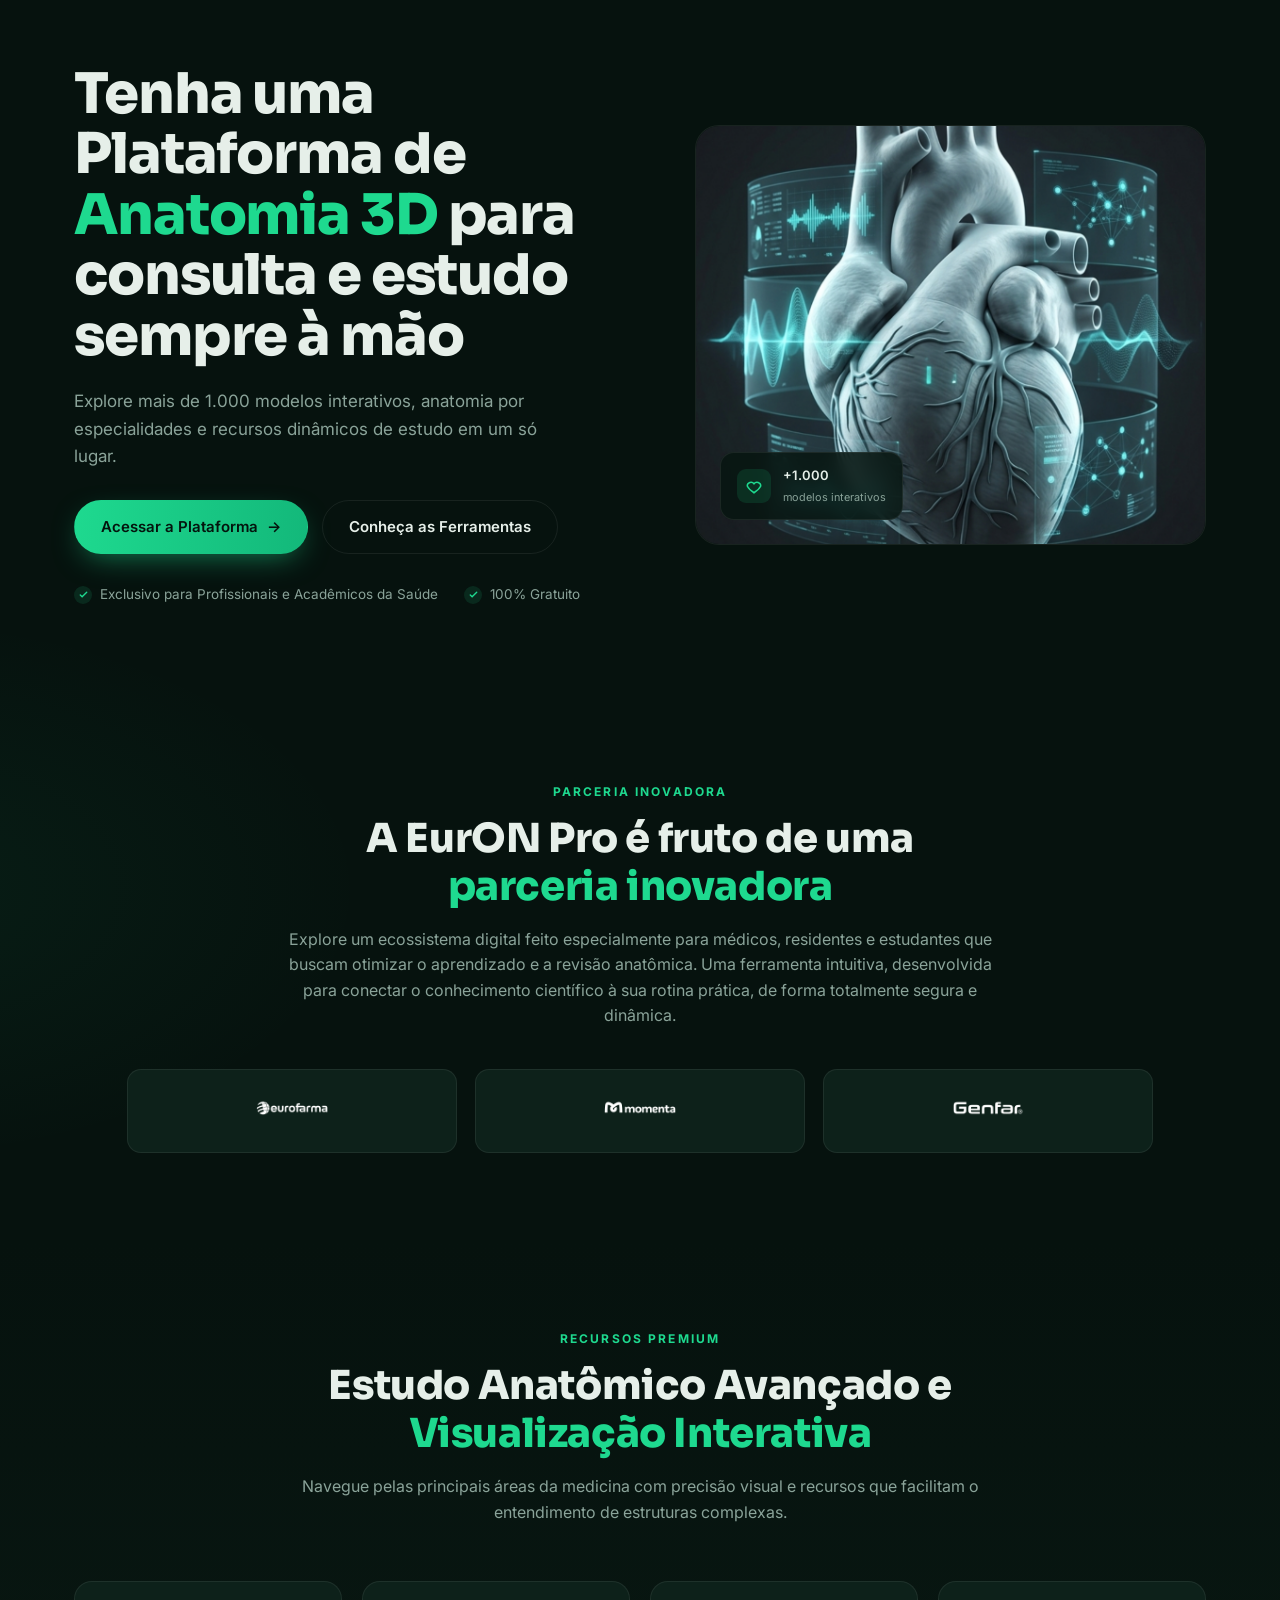
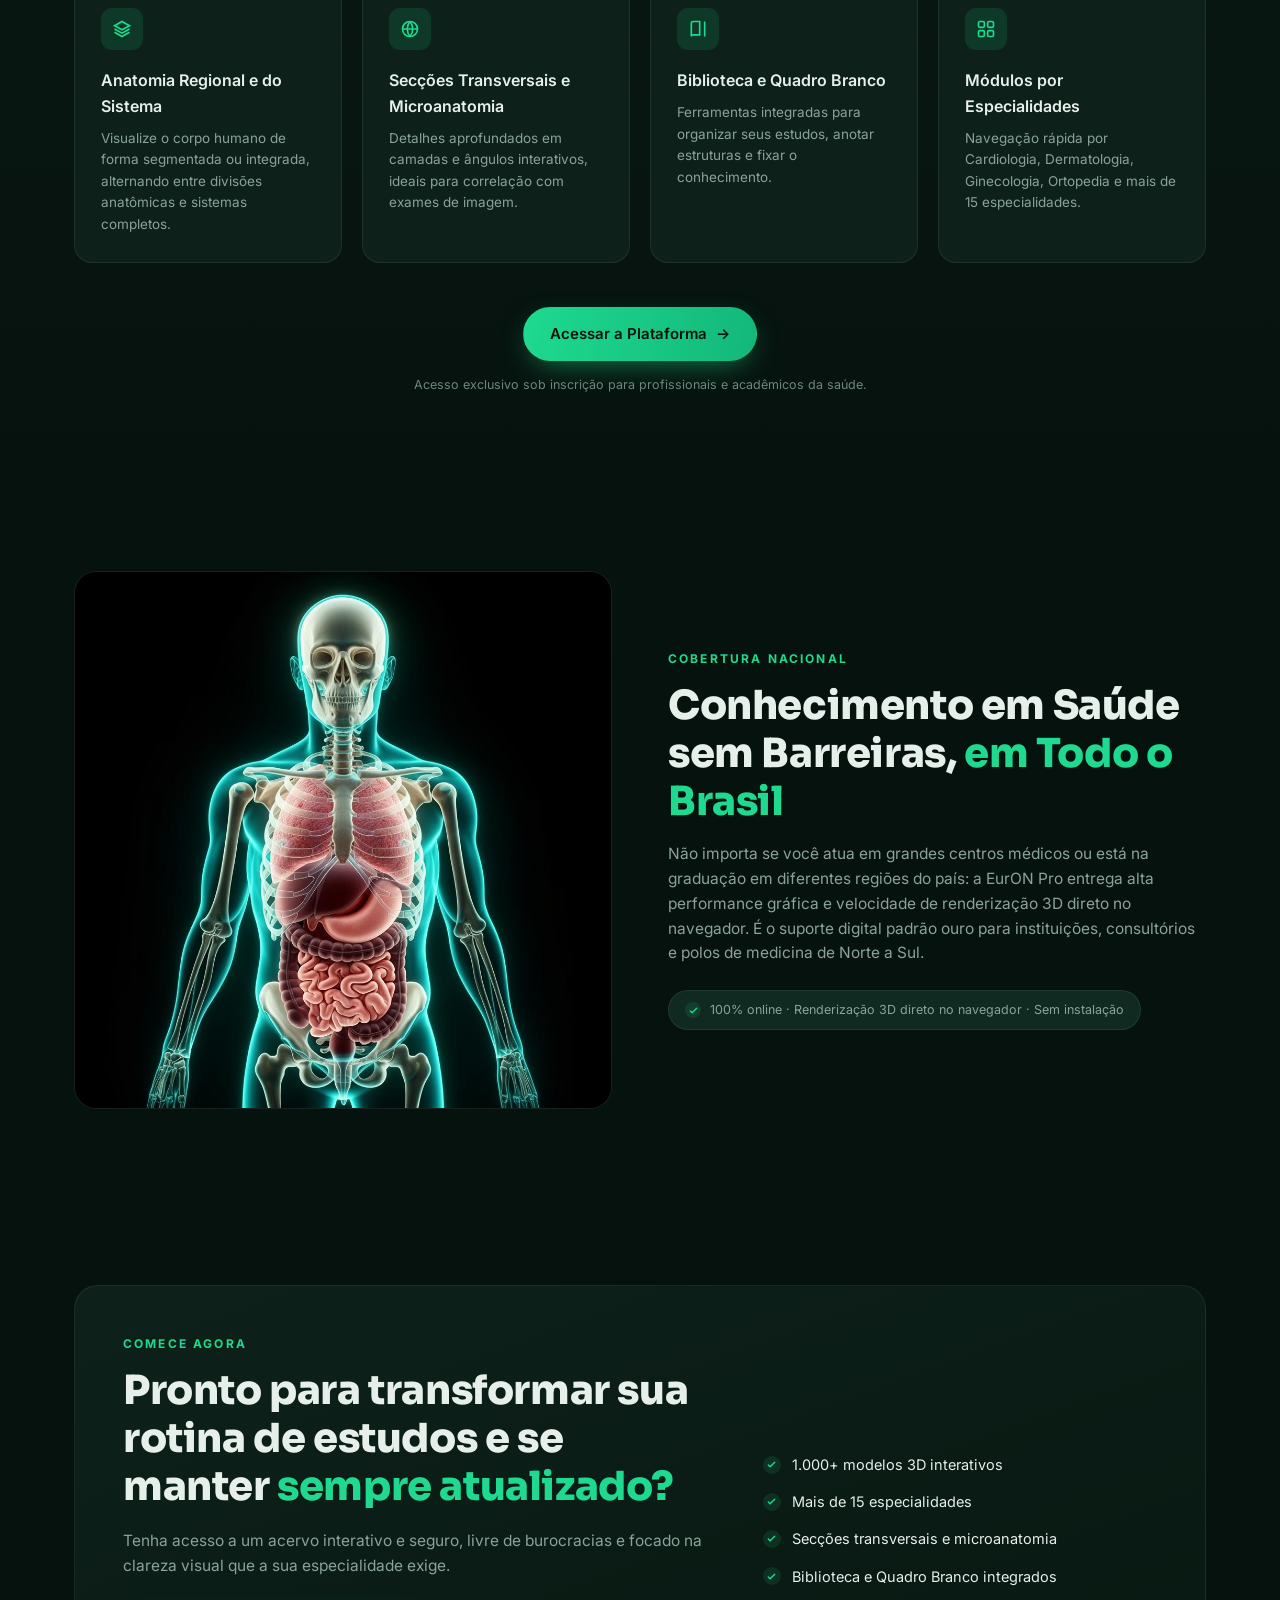
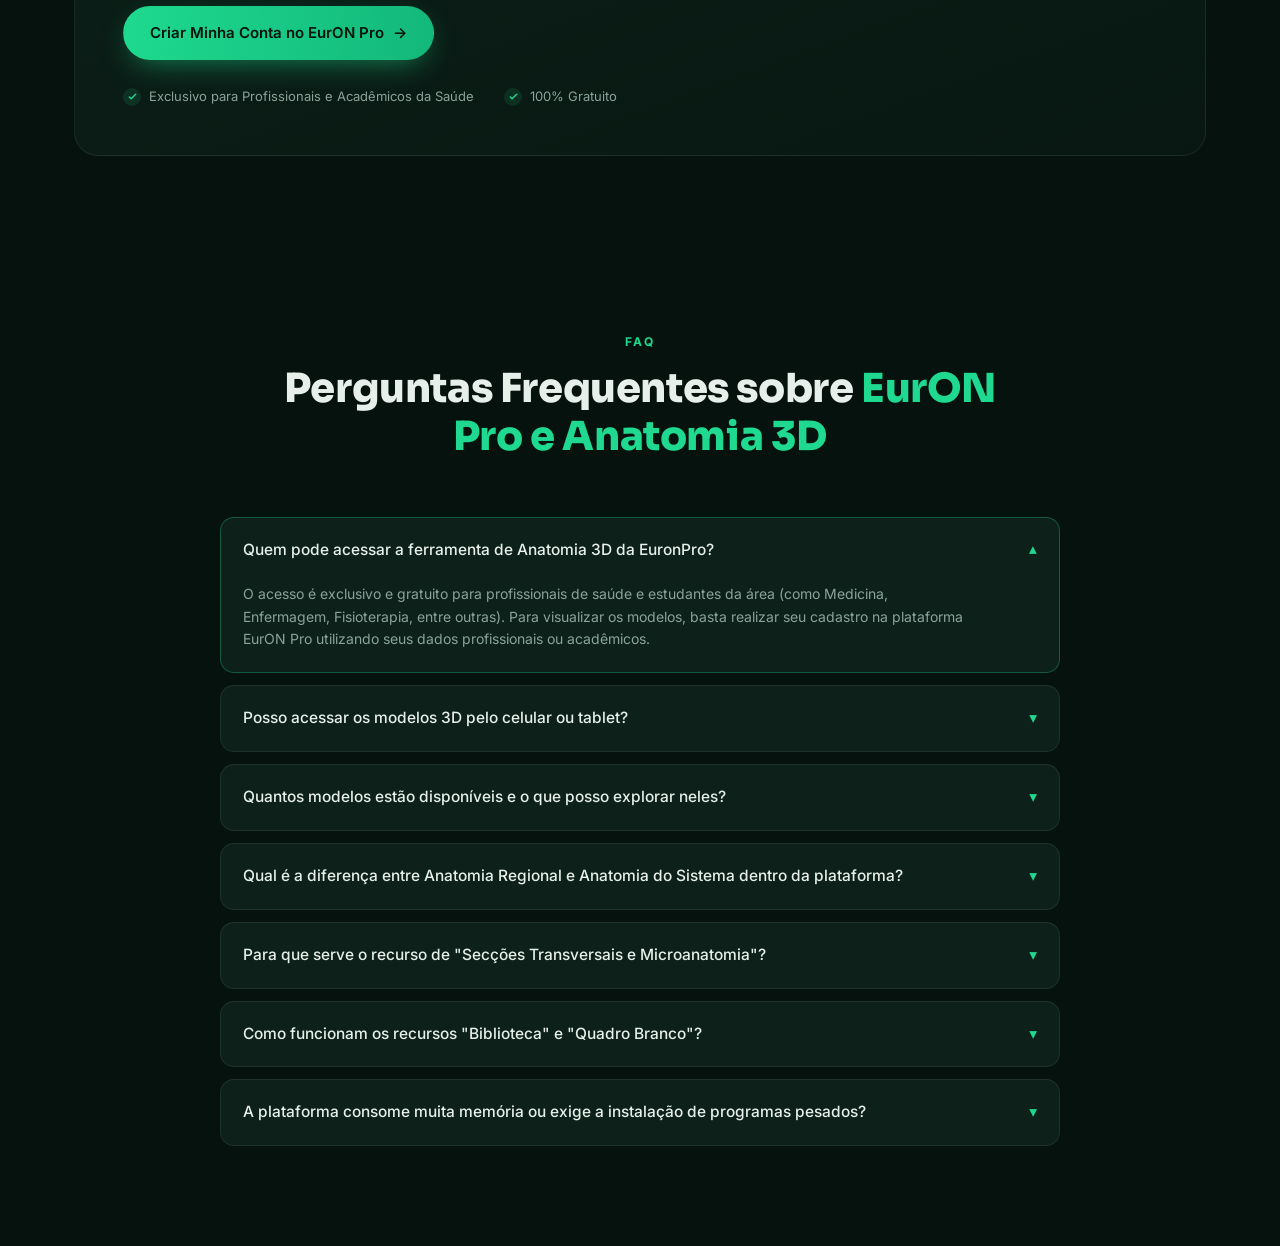
<file: anatomia-3d/index.html>
<!DOCTYPE html>
<html lang="pt-BR">
<head>
<meta charset="UTF-8">
<meta name="viewport" content="width=device-width, initial-scale=1.0">
<title>Anatomia 3D — EurON Pro</title>
<link rel="preconnect" href="https://fonts.googleapis.com">
<link rel="preconnect" href="https://fonts.gstatic.com" crossorigin>
<link href="https://fonts.googleapis.com/css2?family=Inter:wght@400;500;600;700;800&family=Sora:wght@600;700;800&display=swap" rel="stylesheet">
<link rel="stylesheet" href="../assets/euron.css">
</head>
<body>

<!-- HERO -->
<section class="hero">
  <div class="wrap hero-grid">
    <div>
      <h1>Tenha uma Plataforma de <span class="accent">Anatomia 3D</span> para consulta e estudo sempre à mão</h1>
      <p class="lead">Explore mais de 1.000 modelos interativos, anatomia por especialidades e recursos dinâmicos de estudo em um só lugar.</p>
      <div class="hero-cta">
        <a class="btn btn-primary" href="#">Acessar a Plataforma <span class="arrow">→</span></a>
        <a class="btn btn-ghost" href="#recursos">Conheça as Ferramentas</a>
      </div>
      <div class="hero-checks">
        <span><i class="check"><svg viewBox="0 0 24 24" fill="none" stroke-width="3" stroke-linecap="round"><path d="M5 13l4 4L19 7"/></svg></i> Exclusivo para Profissionais e Acadêmicos da Saúde</span>
        <span><i class="check"><svg viewBox="0 0 24 24" fill="none" stroke-width="3" stroke-linecap="round"><path d="M5 13l4 4L19 7"/></svg></i> 100% Gratuito</span>
      </div>
    </div>
    <div class="hero-visual">
      <img class="hero-img" src="hero.png" alt="Modelo 3D de coração humano">
      <div class="hero-badge">
        <span class="ic"><svg width="18" height="18" viewBox="0 0 24 24" fill="none" stroke="currentColor" stroke-width="2"><path d="M12 21s-7-4.5-9-9a5 5 0 0 1 9-3 5 5 0 0 1 9 3c-2 4.5-9 9-9 9Z"/></svg></span>
        <span><b>+1.000</b><small>modelos interativos</small></span>
      </div>
    </div>
  </div>
</section>

<!-- PARCERIA -->
<section class="text-block" id="tecnologia">
  <div class="wrap">
    <div class="section-head">
      <div class="eyebrow">Parceria Inovadora</div>
      <h2 class="section-title">A EurON Pro é fruto de uma <span class="accent">parceria inovadora</span></h2>
      <p>Explore um ecossistema digital feito especialmente para médicos, residentes e estudantes que buscam otimizar o aprendizado e a revisão anatômica. Uma ferramenta intuitiva, desenvolvida para conectar o conhecimento científico à sua rotina prática, de forma totalmente segura e dinâmica.</p>
    </div>
    <div class="partner-logos">
      <div class="partner"><img src="../assets/logo-eurofarma.png" alt="Eurofarma"></div>
      <div class="partner"><img src="../assets/logo-momenta.png" alt="Momenta"></div>
      <div class="partner"><img src="../assets/logo-genfar.png" alt="Genfar"></div>
    </div>
  </div>
</section>

<!-- RECURSOS PREMIUM -->
<section class="features" id="recursos">
  <div class="wrap">
    <div class="section-head">
      <div class="eyebrow">Recursos Premium</div>
      <h2 class="section-title">Estudo Anatômico Avançado e <span class="accent">Visualização Interativa</span></h2>
      <p>Navegue pelas principais áreas da medicina com precisão visual e recursos que facilitam o entendimento de estruturas complexas.</p>
    </div>
    <div class="feature-grid">
      <div class="card">
        <div class="ic"><svg width="20" height="20" viewBox="0 0 24 24" fill="none" stroke="currentColor" stroke-width="2"><path d="M12 3l9 5-9 5-9-5 9-5Z"/><path d="M3 12l9 5 9-5M3 16l9 5 9-5"/></svg></div>
        <h3>Anatomia Regional e do Sistema</h3>
        <p>Visualize o corpo humano de forma segmentada ou integrada, alternando entre divisões anatômicas e sistemas completos.</p>
      </div>
      <div class="card">
        <div class="ic"><svg width="20" height="20" viewBox="0 0 24 24" fill="none" stroke="currentColor" stroke-width="2"><circle cx="12" cy="12" r="9"/><path d="M3 12h18M12 3a14 14 0 0 1 0 18M12 3a14 14 0 0 0 0 18"/></svg></div>
        <h3>Secções Transversais e Microanatomia</h3>
        <p>Detalhes aprofundados em camadas e ângulos interativos, ideais para correlação com exames de imagem.</p>
      </div>
      <div class="card">
        <div class="ic"><svg width="20" height="20" viewBox="0 0 24 24" fill="none" stroke="currentColor" stroke-width="2"><path d="M4 5a2 2 0 0 1 2-2h8v16H6a2 2 0 0 0-2 2Z"/><path d="M20 3v18"/></svg></div>
        <h3>Biblioteca e Quadro Branco</h3>
        <p>Ferramentas integradas para organizar seus estudos, anotar estruturas e fixar o conhecimento.</p>
      </div>
      <div class="card">
        <div class="ic"><svg width="20" height="20" viewBox="0 0 24 24" fill="none" stroke="currentColor" stroke-width="2"><rect x="3" y="3" width="7" height="7" rx="1.5"/><rect x="14" y="3" width="7" height="7" rx="1.5"/><rect x="3" y="14" width="7" height="7" rx="1.5"/><rect x="14" y="14" width="7" height="7" rx="1.5"/></svg></div>
        <h3>Módulos por Especialidades</h3>
        <p>Navegação rápida por Cardiologia, Dermatologia, Ginecologia, Ortopedia e mais de 15 especialidades.</p>
      </div>
    </div>
    <div class="center-cta">
      <a class="btn btn-primary" href="#">Acessar a Plataforma <span class="arrow">→</span></a>
      <small>Acesso exclusivo sob inscrição para profissionais e acadêmicos da saúde.</small>
    </div>
  </div>
</section>

<!-- COBERTURA NACIONAL (corpo anatômico) -->
<section>
  <div class="wrap media-grid">
    <div class="media-box">
      <img src="corpo.jpg" alt="Modelo 3D do corpo humano">
    </div>
    <div>
      <div class="eyebrow">Cobertura Nacional</div>
      <h2 class="section-title">Conhecimento em Saúde sem Barreiras, <span class="accent">em Todo o Brasil</span></h2>
      <p class="lead">Não importa se você atua em grandes centros médicos ou está na graduação em diferentes regiões do país: a EurON Pro entrega alta performance gráfica e velocidade de renderização 3D direto no navegador. É o suporte digital padrão ouro para instituições, consultórios e polos de medicina de Norte a Sul.</p>
      <span class="chip"><i class="check"><svg viewBox="0 0 24 24" fill="none" stroke-width="3" stroke-linecap="round"><path d="M5 13l4 4L19 7"/></svg></i> 100% online · Renderização 3D direto no navegador · Sem instalação</span>
    </div>
  </div>
</section>

<!-- CTA com check-list -->
<section>
  <div class="wrap">
    <div class="coverage-card">
      <div>
        <div class="eyebrow">Comece Agora</div>
        <h2 class="section-title">Pronto para transformar sua rotina de estudos e se manter <span class="accent">sempre atualizado?</span></h2>
        <p class="lead">Tenha acesso a um acervo interativo e seguro, livre de burocracias e focado na clareza visual que a sua especialidade exige.</p>
        <a class="btn btn-primary" href="#">Criar Minha Conta no EurON Pro <span class="arrow">→</span></a>
        <div class="coverage-foot" style="justify-content:flex-start">
          <span><i class="check"><svg viewBox="0 0 24 24" fill="none" stroke-width="3" stroke-linecap="round"><path d="M5 13l4 4L19 7"/></svg></i> Exclusivo para Profissionais e Acadêmicos da Saúde</span>
          <span><i class="check"><svg viewBox="0 0 24 24" fill="none" stroke-width="3" stroke-linecap="round"><path d="M5 13l4 4L19 7"/></svg></i> 100% Gratuito</span>
        </div>
      </div>
      <div class="check-list">
        <span><i class="check"><svg viewBox="0 0 24 24" fill="none" stroke-width="3" stroke-linecap="round"><path d="M5 13l4 4L19 7"/></svg></i> 1.000+ modelos 3D interativos</span>
        <span><i class="check"><svg viewBox="0 0 24 24" fill="none" stroke-width="3" stroke-linecap="round"><path d="M5 13l4 4L19 7"/></svg></i> Mais de 15 especialidades</span>
        <span><i class="check"><svg viewBox="0 0 24 24" fill="none" stroke-width="3" stroke-linecap="round"><path d="M5 13l4 4L19 7"/></svg></i> Secções transversais e microanatomia</span>
        <span><i class="check"><svg viewBox="0 0 24 24" fill="none" stroke-width="3" stroke-linecap="round"><path d="M5 13l4 4L19 7"/></svg></i> Biblioteca e Quadro Branco integrados</span>
      </div>
    </div>
  </div>
</section>

<!-- FAQ -->
<section id="faq">
  <div class="wrap">
    <div class="section-head">
      <div class="eyebrow">FAQ</div>
      <h2 class="section-title">Perguntas Frequentes sobre <span class="accent">EurON Pro e Anatomia 3D</span></h2>
    </div>
    <div class="faq">
      <details open>
        <summary>Quem pode acessar a ferramenta de Anatomia 3D da EuronPro? <span class="chev">▾</span></summary>
        <p>O acesso é exclusivo e gratuito para profissionais de saúde e estudantes da área (como Medicina, Enfermagem, Fisioterapia, entre outras). Para visualizar os modelos, basta realizar seu cadastro na plataforma EurON Pro utilizando seus dados profissionais ou acadêmicos.</p>
      </details>
      <details>
        <summary>Posso acessar os modelos 3D pelo celular ou tablet? <span class="chev">▾</span></summary>
        <p>Sim. A renderização 3D acontece direto no navegador, de forma responsiva, funcionando em computadores, tablets e smartphones sem instalação de programas.</p>
      </details>
      <details>
        <summary>Quantos modelos estão disponíveis e o que posso explorar neles? <span class="chev">▾</span></summary>
        <p>São mais de 1.000 modelos interativos, abrangendo anatomia regional, sistemas completos, secções transversais e microanatomia, organizados por especialidade.</p>
      </details>
      <details>
        <summary>Qual é a diferença entre Anatomia Regional e Anatomia do Sistema dentro da plataforma? <span class="chev">▾</span></summary>
        <p>A Anatomia Regional foca em regiões específicas do corpo (como cabeça ou tórax), enquanto a Anatomia do Sistema apresenta estruturas integradas de um mesmo sistema (como o cardiovascular ou o nervoso), permitindo alternar entre as duas visões.</p>
      </details>
      <details>
        <summary>Para que serve o recurso de "Secções Transversais e Microanatomia"? <span class="chev">▾</span></summary>
        <p>Ele permite estudar estruturas em camadas e ângulos detalhados, ideal para correlacionar a anatomia com exames de imagem e aprofundar o entendimento microscópico.</p>
      </details>
      <details>
        <summary>Como funcionam os recursos "Biblioteca" e "Quadro Branco"? <span class="chev">▾</span></summary>
        <p>A Biblioteca organiza seus materiais e modelos salvos, enquanto o Quadro Branco permite anotar e marcar estruturas sobre os modelos, apoiando o estudo e o ensino.</p>
      </details>
      <details>
        <summary>A plataforma consome muita memória ou exige a instalação de programas pesados? <span class="chev">▾</span></summary>
        <p>Não. Toda a renderização 3D roda diretamente no navegador, otimizada para boa performance sem necessidade de instalar softwares pesados.</p>
      </details>
    </div>
  </div>
</section>

</body>
</html>
</file>
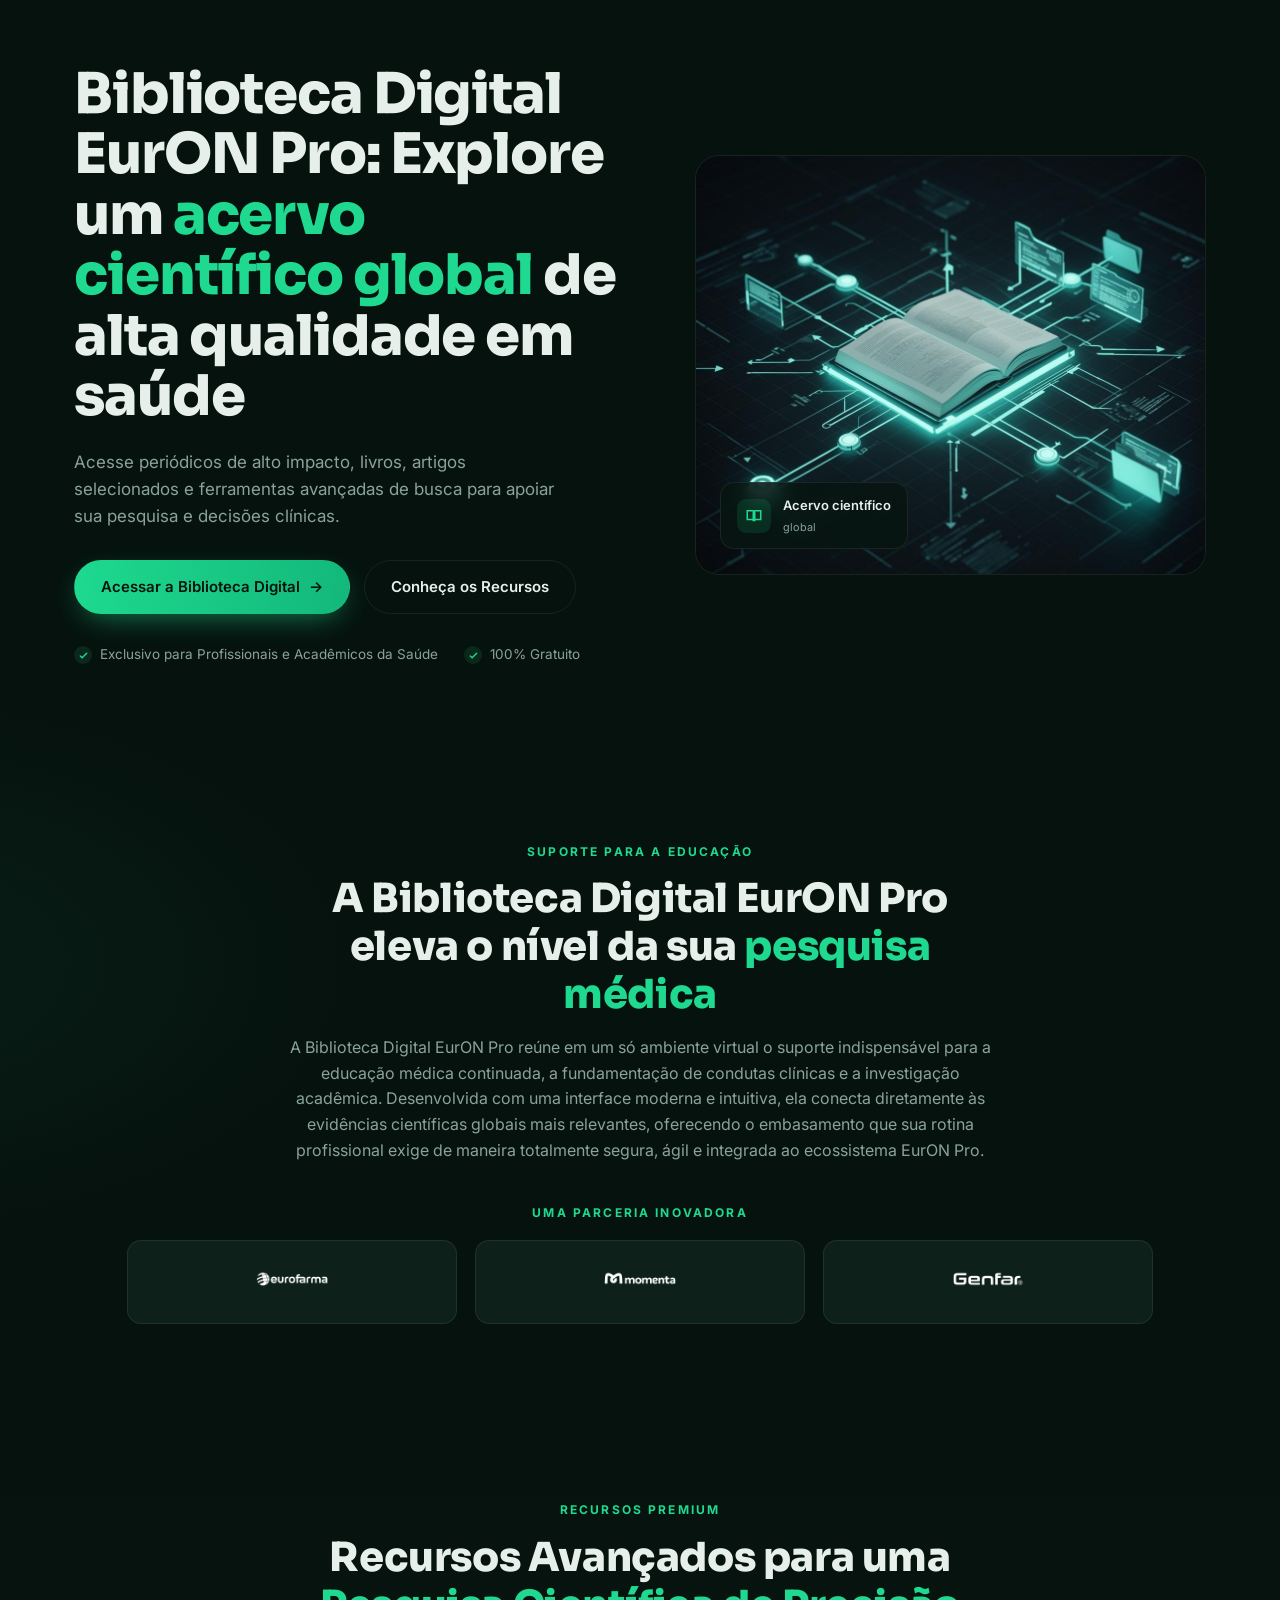
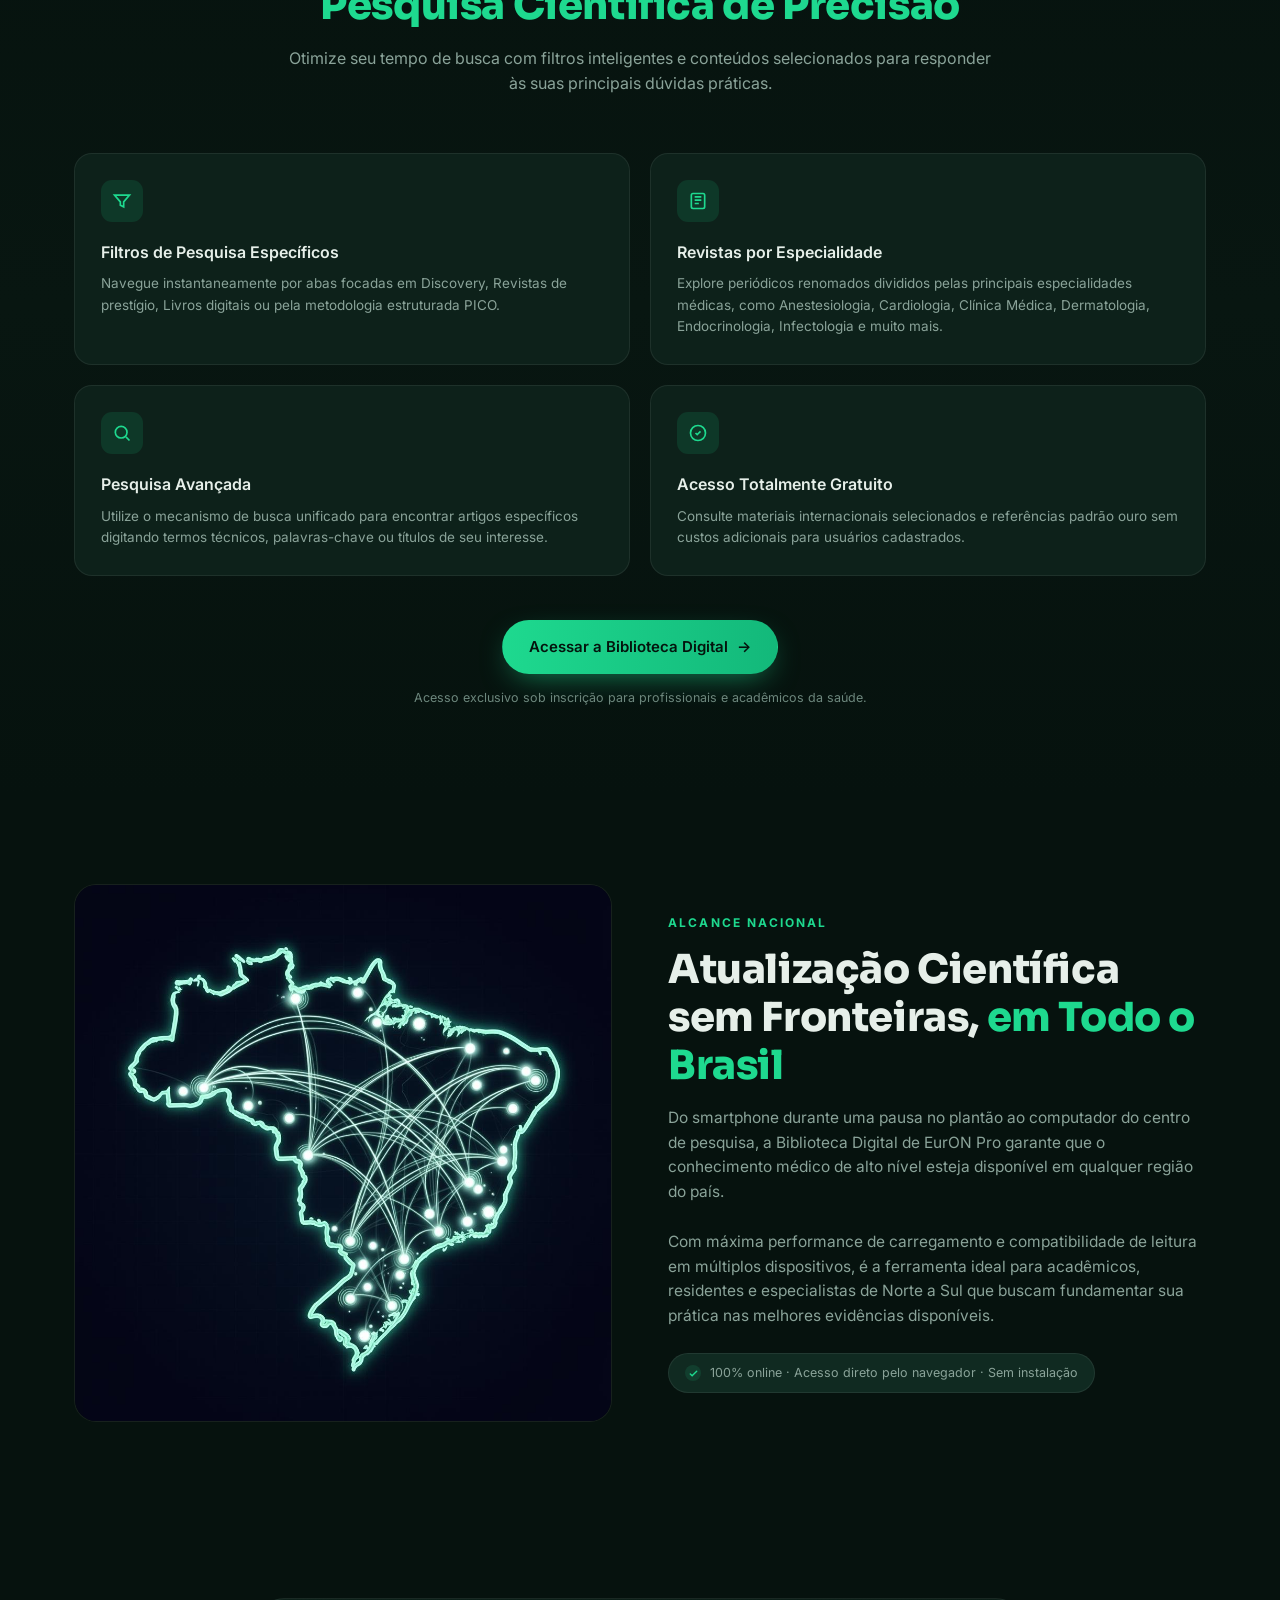
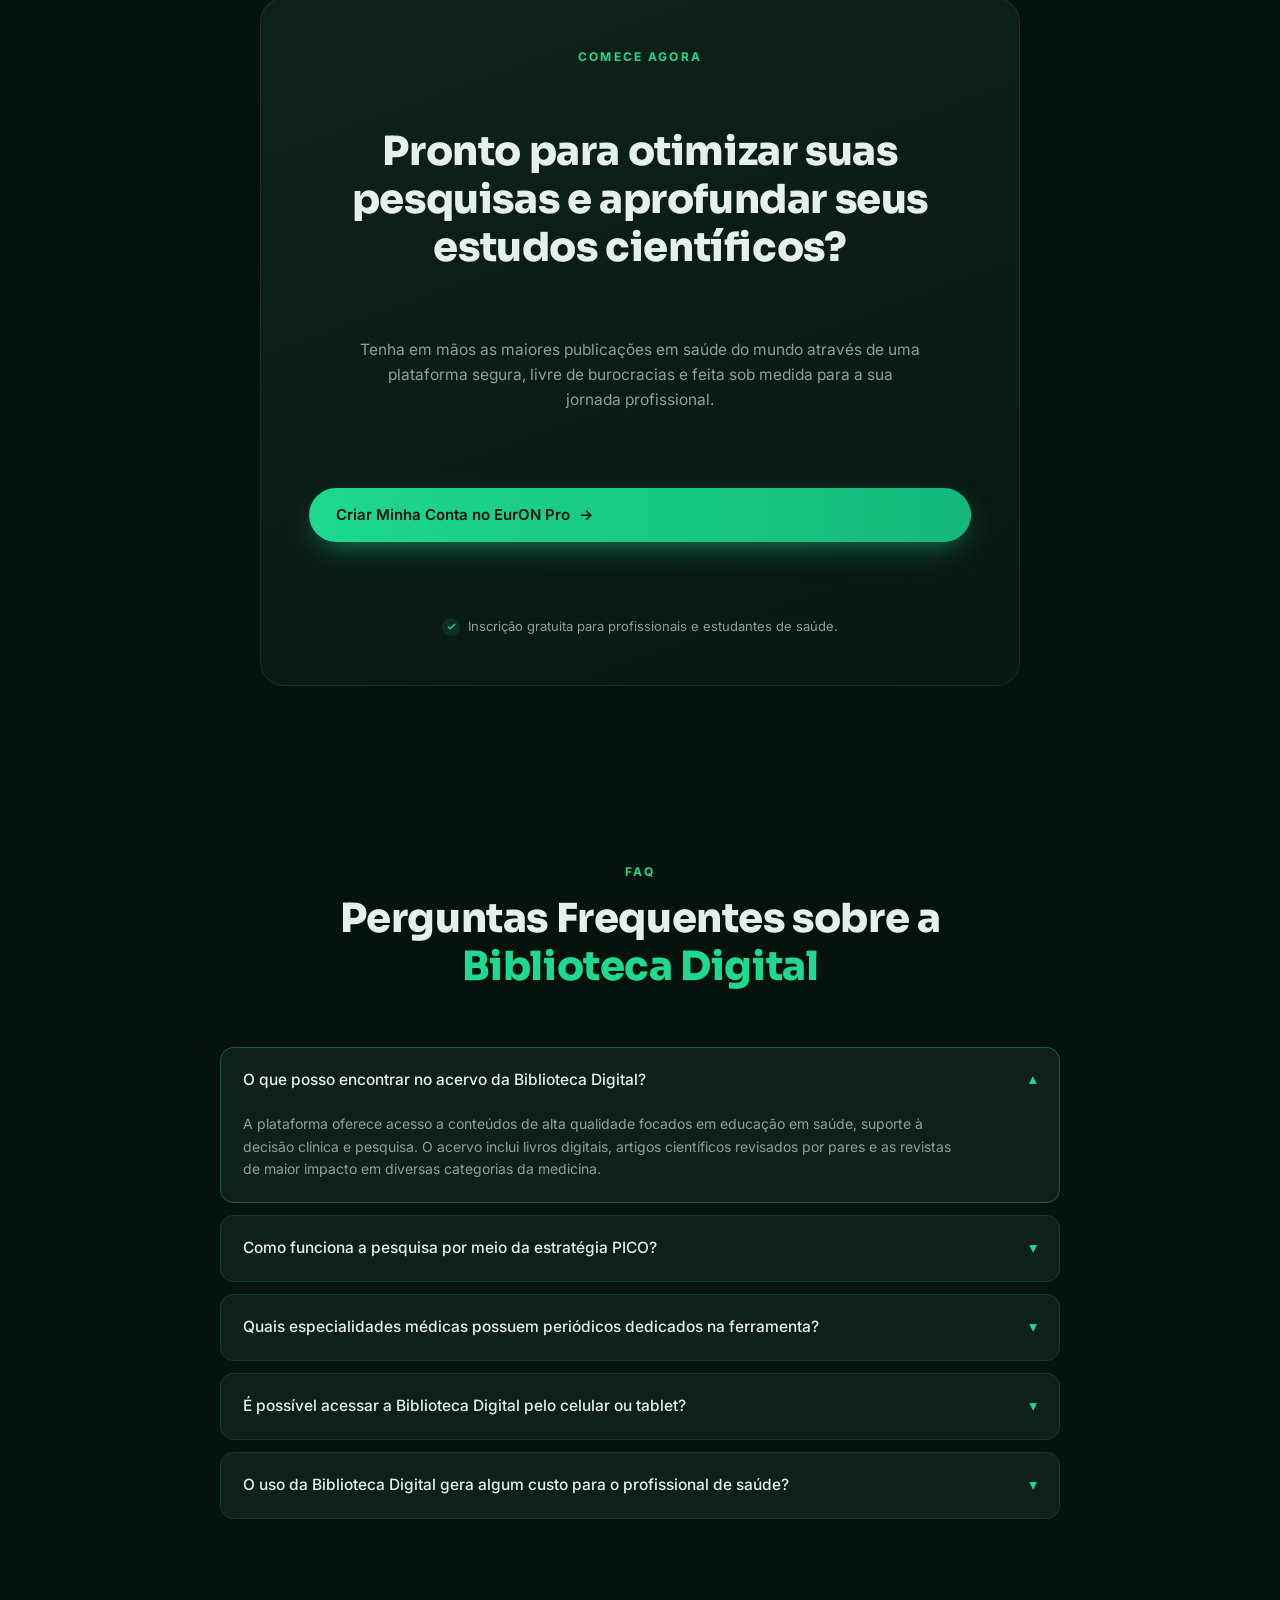
<file: biblioteca/index.html>
<!DOCTYPE html>
<html lang="pt-BR">
<head>
<meta charset="UTF-8">
<meta name="viewport" content="width=device-width, initial-scale=1.0">
<title>Biblioteca Digital — EurON Pro</title>
<link rel="preconnect" href="https://fonts.googleapis.com">
<link rel="preconnect" href="https://fonts.gstatic.com" crossorigin>
<link href="https://fonts.googleapis.com/css2?family=Inter:wght@400;500;600;700;800&family=Sora:wght@600;700;800&display=swap" rel="stylesheet">
<link rel="stylesheet" href="../assets/euron.css">
</head>
<body>

<!-- HERO -->
<section class="hero">
  <div class="wrap hero-grid">
    <div>
      <h1>Biblioteca Digital EurON Pro: Explore um <span class="accent">acervo científico global</span> de alta qualidade em saúde</h1>
      <p class="lead">Acesse periódicos de alto impacto, livros, artigos selecionados e ferramentas avançadas de busca para apoiar sua pesquisa e decisões clínicas.</p>
      <div class="hero-cta">
        <a class="btn btn-primary" href="#">Acessar a Biblioteca Digital <span class="arrow">→</span></a>
        <a class="btn btn-ghost" href="#recursos">Conheça os Recursos</a>
      </div>
      <div class="hero-checks">
        <span><i class="check"><svg viewBox="0 0 24 24" fill="none" stroke-width="3" stroke-linecap="round"><path d="M5 13l4 4L19 7"/></svg></i> Exclusivo para Profissionais e Acadêmicos da Saúde</span>
        <span><i class="check"><svg viewBox="0 0 24 24" fill="none" stroke-width="3" stroke-linecap="round"><path d="M5 13l4 4L19 7"/></svg></i> 100% Gratuito</span>
      </div>
    </div>
    <div class="hero-visual">
      <img class="hero-img" src="hero.jpg" alt="Acervo científico global">
      <div class="hero-badge">
        <span class="ic"><svg width="18" height="18" viewBox="0 0 24 24" fill="none" stroke="currentColor" stroke-width="2"><path d="M3 5h7a3 3 0 0 1 3 3v11a2.5 2.5 0 0 0-2.5-2.5H3Z"/><path d="M21 5h-7a3 3 0 0 0-3 3v11a2.5 2.5 0 0 1 2.5-2.5H21Z"/></svg></span>
        <span><b>Acervo científico</b><small>global</small></span>
      </div>
    </div>
  </div>
</section>

<!-- SUPORTE PARA A EDUCAÇÃO + PARTNERS -->
<section class="text-block" id="recursos">
  <div class="wrap">
    <div class="section-head">
      <div class="eyebrow">Suporte para a Educação</div>
      <h2 class="section-title">A Biblioteca Digital EurON Pro eleva o nível da sua <span class="accent">pesquisa médica</span></h2>
      <p>A Biblioteca Digital EurON Pro reúne em um só ambiente virtual o suporte indispensável para a educação médica continuada, a fundamentação de condutas clínicas e a investigação acadêmica. Desenvolvida com uma interface moderna e intuitiva, ela conecta diretamente às evidências científicas globais mais relevantes, oferecendo o embasamento que sua rotina profissional exige de maneira totalmente segura, ágil e integrada ao ecossistema EurON Pro.</p>
    </div>
    <div class="eyebrow" style="text-align:center">Uma Parceria Inovadora</div>
    <div class="partner-logos" style="margin-top:18px">
      <div class="partner"><img src="../assets/logo-eurofarma.png" alt="Eurofarma"></div>
      <div class="partner"><img src="../assets/logo-momenta.png" alt="Momenta"></div>
      <div class="partner"><img src="../assets/logo-genfar.png" alt="Genfar"></div>
    </div>
  </div>
</section>

<!-- RECURSOS PREMIUM -->
<section class="features">
  <div class="wrap">
    <div class="section-head">
      <div class="eyebrow">Recursos Premium</div>
      <h2 class="section-title">Recursos Avançados para uma <span class="accent">Pesquisa Científica de Precisão</span></h2>
      <p>Otimize seu tempo de busca com filtros inteligentes e conteúdos selecionados para responder às suas principais dúvidas práticas.</p>
    </div>
    <div class="feature-grid cols-2">
      <div class="card">
        <div class="ic"><svg width="20" height="20" viewBox="0 0 24 24" fill="none" stroke="currentColor" stroke-width="2"><path d="M3 5h18l-7 8v6l-4-2v-4Z"/></svg></div>
        <h3>Filtros de Pesquisa Específicos</h3>
        <p>Navegue instantaneamente por abas focadas em Discovery, Revistas de prestígio, Livros digitais ou pela metodologia estruturada PICO.</p>
      </div>
      <div class="card">
        <div class="ic"><svg width="20" height="20" viewBox="0 0 24 24" fill="none" stroke="currentColor" stroke-width="2"><rect x="4" y="3" width="16" height="18" rx="2"/><path d="M8 7h8M8 11h8M8 15h5"/></svg></div>
        <h3>Revistas por Especialidade</h3>
        <p>Explore periódicos renomados divididos pelas principais especialidades médicas, como Anestesiologia, Cardiologia, Clínica Médica, Dermatologia, Endocrinologia, Infectologia e muito mais.</p>
      </div>
      <div class="card">
        <div class="ic"><svg width="20" height="20" viewBox="0 0 24 24" fill="none" stroke="currentColor" stroke-width="2"><circle cx="11" cy="11" r="7"/><path d="M21 21l-4.3-4.3"/></svg></div>
        <h3>Pesquisa Avançada</h3>
        <p>Utilize o mecanismo de busca unificado para encontrar artigos específicos digitando termos técnicos, palavras-chave ou títulos de seu interesse.</p>
      </div>
      <div class="card">
        <div class="ic"><svg width="20" height="20" viewBox="0 0 24 24" fill="none" stroke="currentColor" stroke-width="2"><circle cx="12" cy="12" r="9"/><path d="M9 12l2 2 4-4"/></svg></div>
        <h3>Acesso Totalmente Gratuito</h3>
        <p>Consulte materiais internacionais selecionados e referências padrão ouro sem custos adicionais para usuários cadastrados.</p>
      </div>
    </div>
    <div class="center-cta">
      <a class="btn btn-primary" href="#">Acessar a Biblioteca Digital <span class="arrow">→</span></a>
      <small>Acesso exclusivo sob inscrição para profissionais e acadêmicos da saúde.</small>
    </div>
  </div>
</section>

<!-- ALCANCE NACIONAL (mapa) -->
<section>
  <div class="wrap media-grid">
    <div class="media-box">
      <img src="../assets/mapa-brasil.jpg" alt="Mapa do Brasil conectado">
    </div>
    <div>
      <div class="eyebrow">Alcance Nacional</div>
      <h2 class="section-title">Atualização Científica sem Fronteiras, <span class="accent">em Todo o Brasil</span></h2>
      <p class="lead">Do smartphone durante uma pausa no plantão ao computador do centro de pesquisa, a Biblioteca Digital de EurON Pro garante que o conhecimento médico de alto nível esteja disponível em qualquer região do país.<br><br>Com máxima performance de carregamento e compatibilidade de leitura em múltiplos dispositivos, é a ferramenta ideal para acadêmicos, residentes e especialistas de Norte a Sul que buscam fundamentar sua prática nas melhores evidências disponíveis.</p>
      <span class="chip"><i class="check"><svg viewBox="0 0 24 24" fill="none" stroke-width="3" stroke-linecap="round"><path d="M5 13l4 4L19 7"/></svg></i> 100% online · Acesso direto pelo navegador · Sem instalação</span>
    </div>
  </div>
</section>

<!-- CTA -->
<section>
  <div class="wrap">
    <div class="coverage-card single">
      <div class="eyebrow">Comece Agora</div>
      <h2 class="section-title">Pronto para otimizar suas pesquisas e aprofundar seus estudos científicos?</h2>
      <p class="lead">Tenha em mãos as maiores publicações em saúde do mundo através de uma plataforma segura, livre de burocracias e feita sob medida para a sua jornada profissional.</p>
      <a class="btn btn-primary" href="#">Criar Minha Conta no EurON Pro <span class="arrow">→</span></a>
      <div class="coverage-foot">
        <span><i class="check"><svg viewBox="0 0 24 24" fill="none" stroke-width="3" stroke-linecap="round"><path d="M5 13l4 4L19 7"/></svg></i> Inscrição gratuita para profissionais e estudantes de saúde.</span>
      </div>
    </div>
  </div>
</section>

<!-- FAQ -->
<section id="faq">
  <div class="wrap">
    <div class="section-head">
      <div class="eyebrow">FAQ</div>
      <h2 class="section-title">Perguntas Frequentes sobre a <span class="accent">Biblioteca Digital</span></h2>
    </div>
    <div class="faq">
      <details open>
        <summary>O que posso encontrar no acervo da Biblioteca Digital? <span class="chev">▾</span></summary>
        <p>A plataforma oferece acesso a conteúdos de alta qualidade focados em educação em saúde, suporte à decisão clínica e pesquisa. O acervo inclui livros digitais, artigos científicos revisados por pares e as revistas de maior impacto em diversas categorias da medicina.</p>
      </details>
      <details>
        <summary>Como funciona a pesquisa por meio da estratégia PICO? <span class="chev">▾</span></summary>
        <p>A estratégia PICO estrutura sua busca em População, Intervenção, Comparação e Outcome (desfecho), ajudando a formular a pergunta clínica e a recuperar as evidências mais relevantes de forma rápida e objetiva.</p>
      </details>
      <details>
        <summary>Quais especialidades médicas possuem periódicos dedicados na ferramenta? <span class="chev">▾</span></summary>
        <p>A biblioteca cobre as principais especialidades, como Anestesiologia, Cardiologia, Clínica Médica, Dermatologia, Endocrinologia, Infectologia, entre muitas outras, com periódicos renomados organizados por área.</p>
      </details>
      <details>
        <summary>É possível acessar a Biblioteca Digital pelo celular ou tablet? <span class="chev">▾</span></summary>
        <p>Sim. A ferramenta é 100% online e responsiva, funcionando diretamente pelo navegador em computadores, tablets e smartphones, sem necessidade de instalação.</p>
      </details>
      <details>
        <summary>O uso da Biblioteca Digital gera algum custo para o profissional de saúde? <span class="chev">▾</span></summary>
        <p>Não. O acesso é totalmente gratuito para profissionais e acadêmicos da saúde, mediante cadastro e validação na plataforma EurON Pro.</p>
      </details>
    </div>
  </div>
</section>

</body>
</html>
</file>
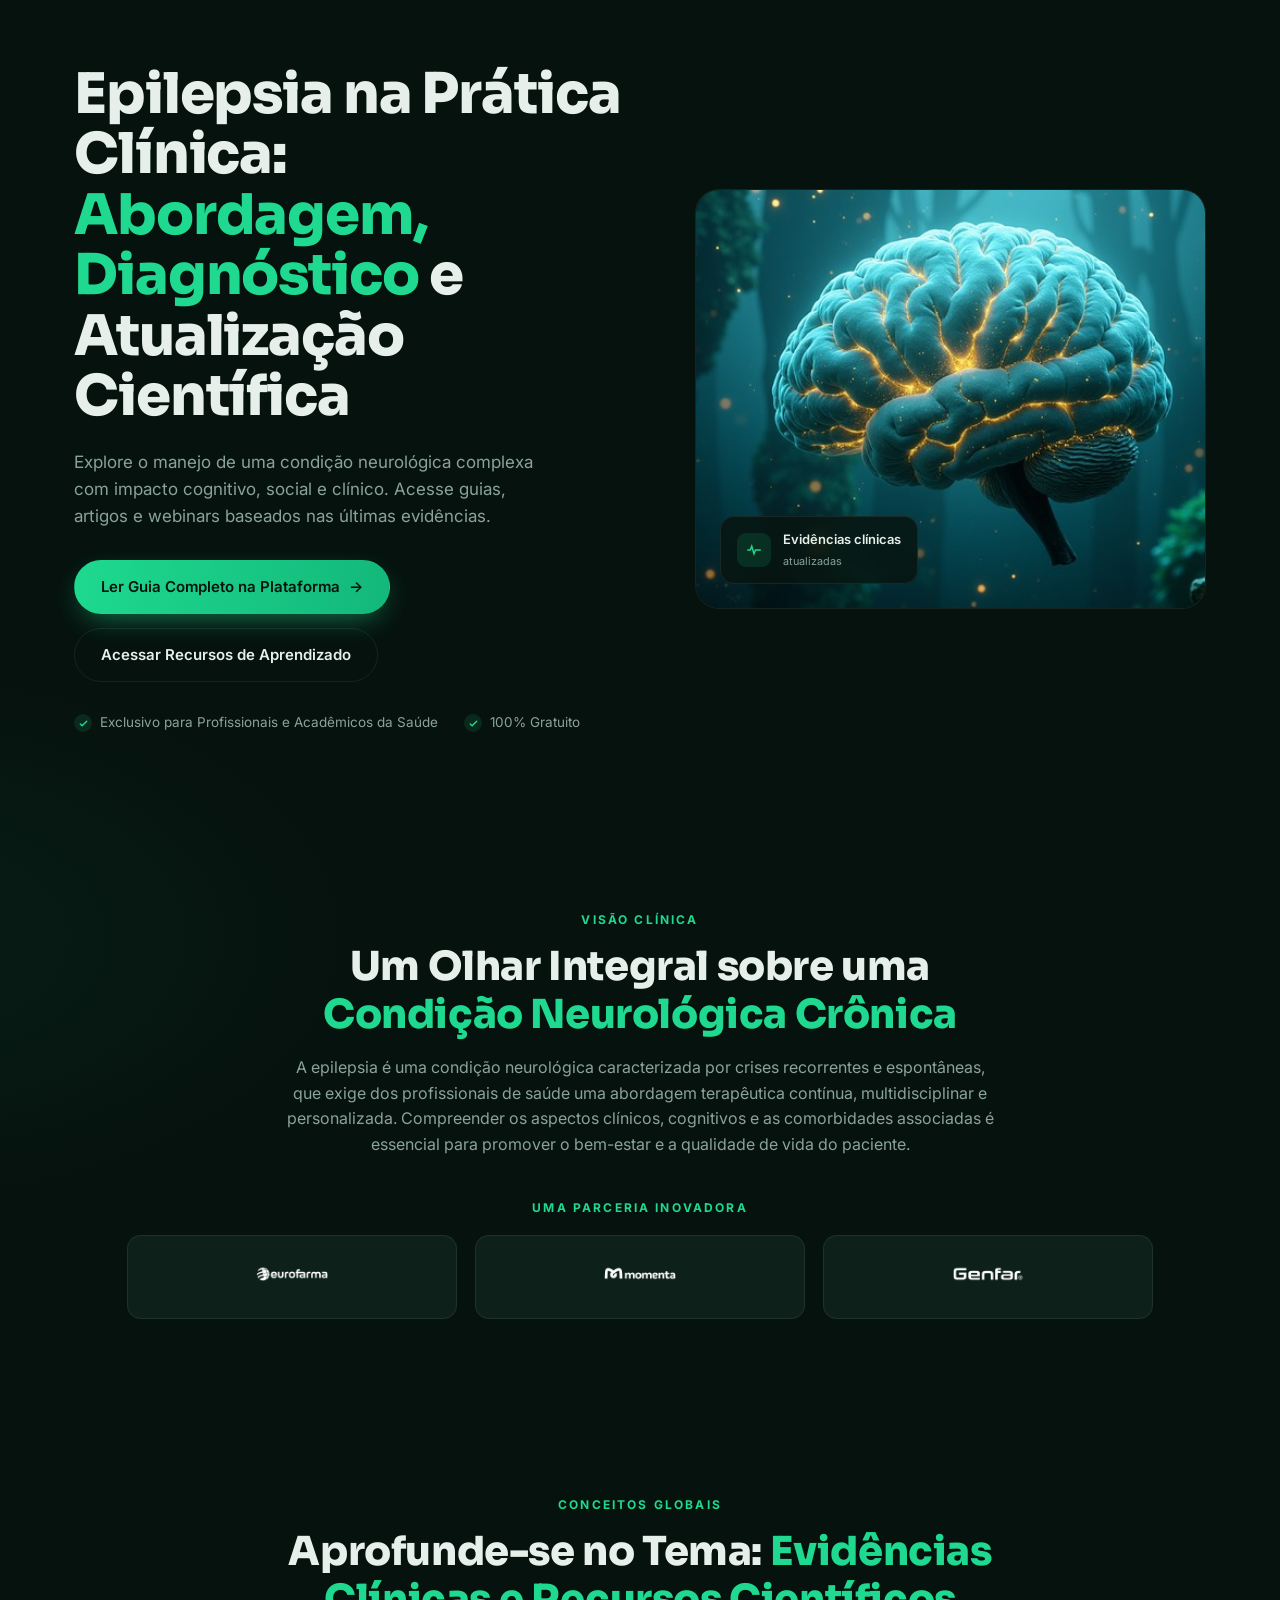
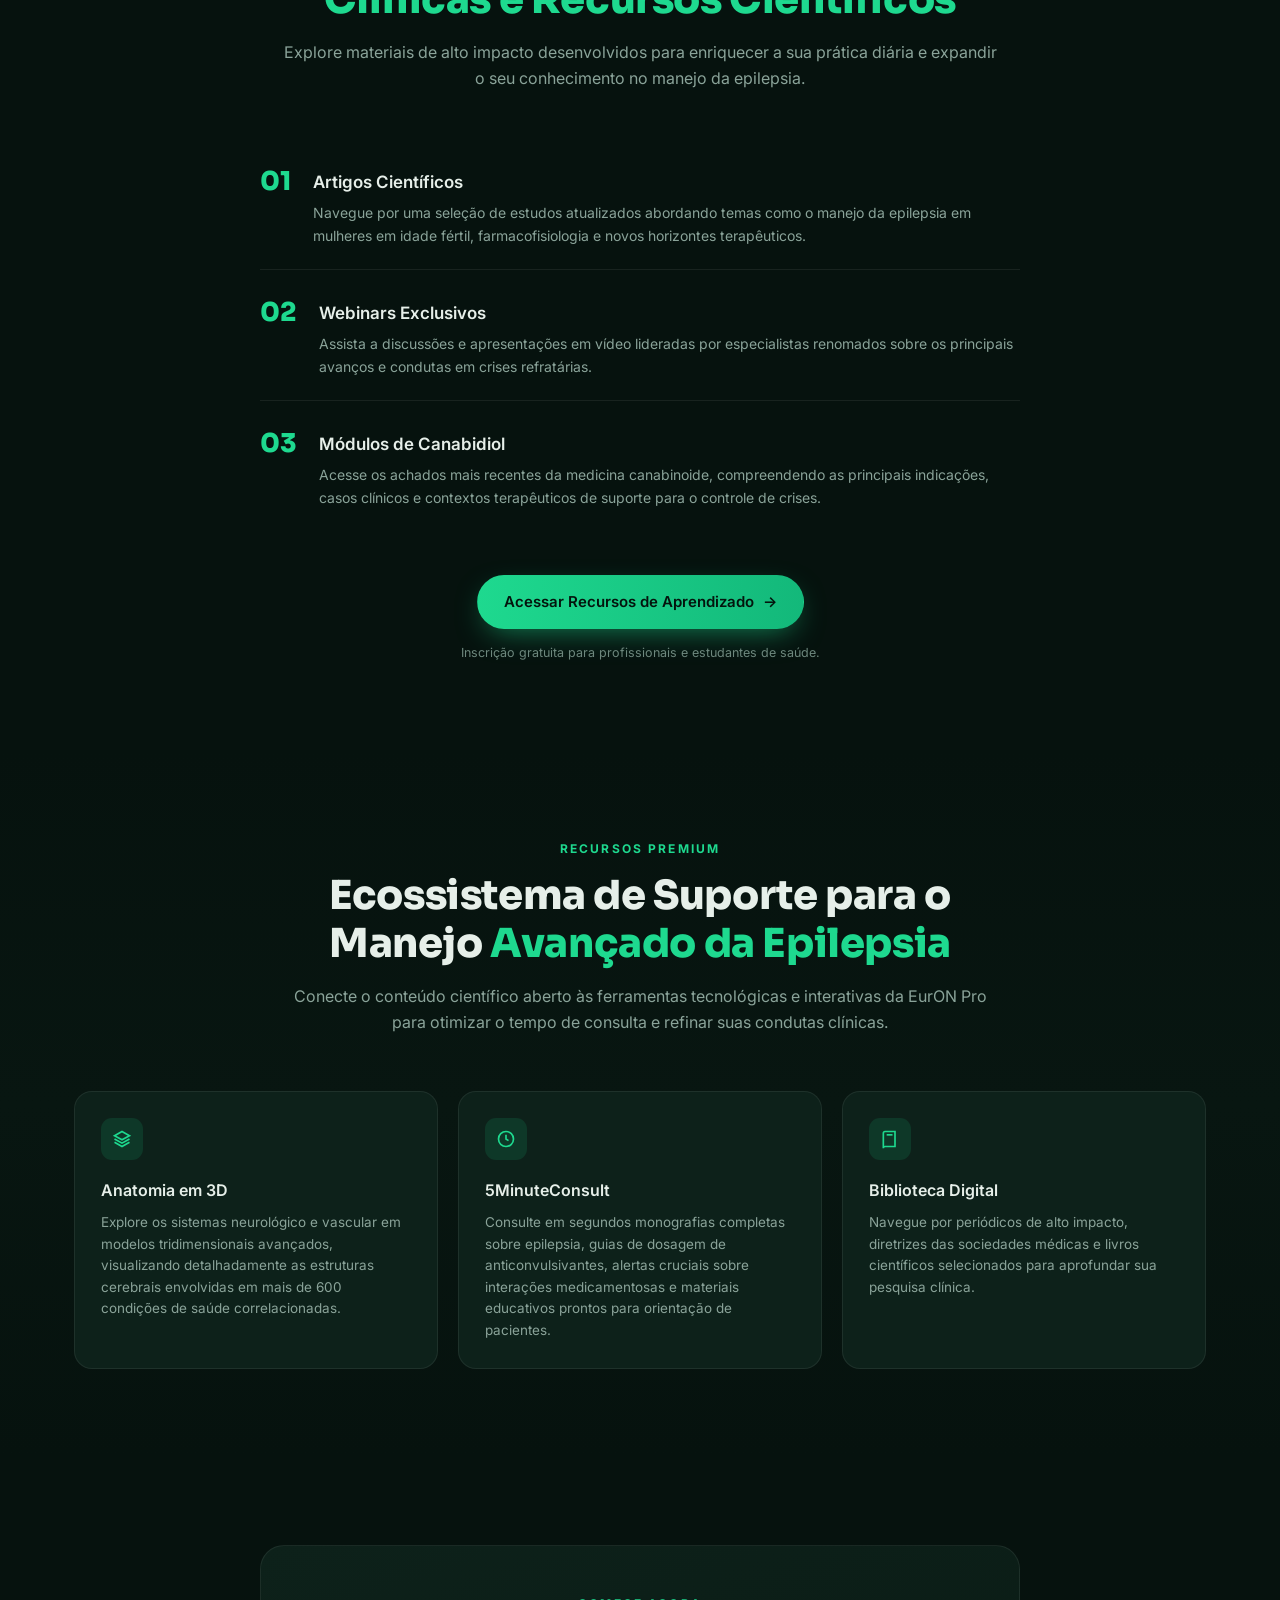
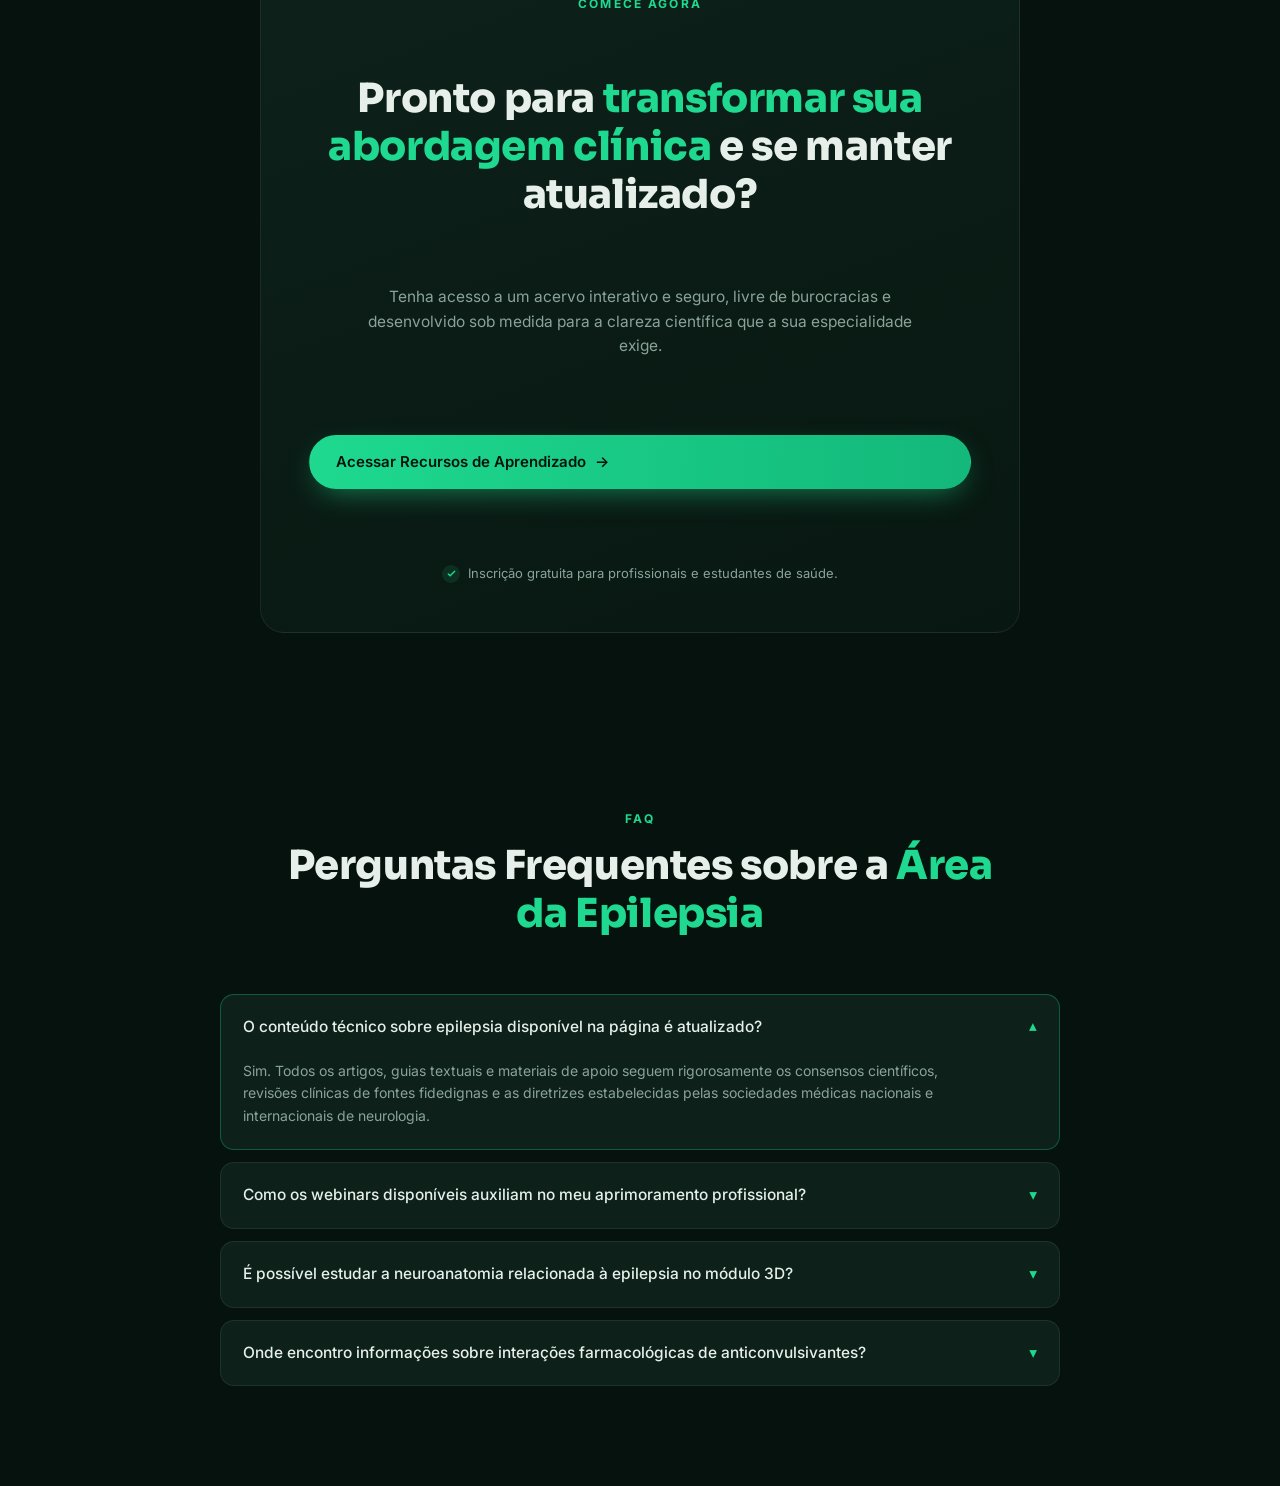
<file: epilepsia/index.html>
<!DOCTYPE html>
<html lang="pt-BR">
<head>
<meta charset="UTF-8">
<meta name="viewport" content="width=device-width, initial-scale=1.0">
<title>Epilepsia na Prática Clínica — EurON Pro</title>
<link rel="preconnect" href="https://fonts.googleapis.com">
<link rel="preconnect" href="https://fonts.gstatic.com" crossorigin>
<link href="https://fonts.googleapis.com/css2?family=Inter:wght@400;500;600;700;800&family=Sora:wght@600;700;800&display=swap" rel="stylesheet">
<link rel="stylesheet" href="../assets/euron.css">
</head>
<body>

<!-- HERO -->
<section class="hero">
  <div class="wrap hero-grid">
    <div>
      <h1>Epilepsia na Prática Clínica: <span class="accent">Abordagem, Diagnóstico</span> e Atualização Científica</h1>
      <p class="lead">Explore o manejo de uma condição neurológica complexa com impacto cognitivo, social e clínico. Acesse guias, artigos e webinars baseados nas últimas evidências.</p>
      <div class="hero-cta">
        <a class="btn btn-primary" href="#">Ler Guia Completo na Plataforma <span class="arrow">→</span></a>
        <a class="btn btn-ghost" href="#recursos">Acessar Recursos de Aprendizado</a>
      </div>
      <div class="hero-checks">
        <span><i class="check"><svg viewBox="0 0 24 24" fill="none" stroke-width="3" stroke-linecap="round"><path d="M5 13l4 4L19 7"/></svg></i> Exclusivo para Profissionais e Acadêmicos da Saúde</span>
        <span><i class="check"><svg viewBox="0 0 24 24" fill="none" stroke-width="3" stroke-linecap="round"><path d="M5 13l4 4L19 7"/></svg></i> 100% Gratuito</span>
      </div>
    </div>
    <div class="hero-visual">
      <img class="hero-img" src="hero.jpg" alt="Modelo 3D de cérebro humano com atividade neural">
      <div class="hero-badge">
        <span class="ic"><svg width="18" height="18" viewBox="0 0 24 24" fill="none" stroke="currentColor" stroke-width="2"><path d="M3 12h4l2-5 3 10 2-5h7"/></svg></span>
        <span><b>Evidências clínicas</b><small>atualizadas</small></span>
      </div>
    </div>
  </div>
</section>

<!-- VISÃO CLÍNICA + PARCERIA -->
<section class="text-block">
  <div class="wrap">
    <div class="section-head">
      <div class="eyebrow">Visão Clínica</div>
      <h2 class="section-title">Um Olhar Integral sobre uma <span class="accent">Condição Neurológica Crônica</span></h2>
      <p>A epilepsia é uma condição neurológica caracterizada por crises recorrentes e espontâneas, que exige dos profissionais de saúde uma abordagem terapêutica contínua, multidisciplinar e personalizada. Compreender os aspectos clínicos, cognitivos e as comorbidades associadas é essencial para promover o bem-estar e a qualidade de vida do paciente.</p>
    </div>
    <div class="eyebrow" style="text-align:center">Uma Parceria Inovadora</div>
    <div class="partner-logos" style="margin-top:18px">
      <div class="partner"><img src="../assets/logo-eurofarma.png" alt="Eurofarma"></div>
      <div class="partner"><img src="../assets/logo-momenta.png" alt="Momenta"></div>
      <div class="partner"><img src="../assets/logo-genfar.png" alt="Genfar"></div>
    </div>
  </div>
</section>

<!-- CONCEITOS GLOBAIS (numerado) -->
<section>
  <div class="wrap">
    <div class="section-head">
      <div class="eyebrow">Conceitos Globais</div>
      <h2 class="section-title">Aprofunde-se no Tema: <span class="accent">Evidências Clínicas e Recursos Científicos</span></h2>
      <p>Explore materiais de alto impacto desenvolvidos para enriquecer a sua prática diária e expandir o seu conhecimento no manejo da epilepsia.</p>
    </div>
    <div class="steps">
      <div class="step">
        <div class="num">01</div>
        <div>
          <h3>Artigos Científicos</h3>
          <p>Navegue por uma seleção de estudos atualizados abordando temas como o manejo da epilepsia em mulheres em idade fértil, farmacofisiologia e novos horizontes terapêuticos.</p>
        </div>
      </div>
      <div class="step">
        <div class="num">02</div>
        <div>
          <h3>Webinars Exclusivos</h3>
          <p>Assista a discussões e apresentações em vídeo lideradas por especialistas renomados sobre os principais avanços e condutas em crises refratárias.</p>
        </div>
      </div>
      <div class="step">
        <div class="num">03</div>
        <div>
          <h3>Módulos de Canabidiol</h3>
          <p>Acesse os achados mais recentes da medicina canabinoide, compreendendo as principais indicações, casos clínicos e contextos terapêuticos de suporte para o controle de crises.</p>
        </div>
      </div>
    </div>
    <div class="center-cta">
      <a class="btn btn-primary" href="#">Acessar Recursos de Aprendizado <span class="arrow">→</span></a>
      <small>Inscrição gratuita para profissionais e estudantes de saúde.</small>
    </div>
  </div>
</section>

<!-- RECURSOS PREMIUM (3 cards) -->
<section class="features" id="recursos">
  <div class="wrap">
    <div class="section-head">
      <div class="eyebrow">Recursos Premium</div>
      <h2 class="section-title">Ecossistema de Suporte para o Manejo <span class="accent">Avançado da Epilepsia</span></h2>
      <p>Conecte o conteúdo científico aberto às ferramentas tecnológicas e interativas da EurON Pro para otimizar o tempo de consulta e refinar suas condutas clínicas.</p>
    </div>
    <div class="feature-grid cols-3">
      <div class="card">
        <div class="ic"><svg width="20" height="20" viewBox="0 0 24 24" fill="none" stroke="currentColor" stroke-width="2"><path d="M12 3l9 5-9 5-9-5 9-5Z"/><path d="M3 12l9 5 9-5M3 16l9 5 9-5"/></svg></div>
        <h3>Anatomia em 3D</h3>
        <p>Explore os sistemas neurológico e vascular em modelos tridimensionais avançados, visualizando detalhadamente as estruturas cerebrais envolvidas em mais de 600 condições de saúde correlacionadas.</p>
      </div>
      <div class="card">
        <div class="ic"><svg width="20" height="20" viewBox="0 0 24 24" fill="none" stroke="currentColor" stroke-width="2"><circle cx="12" cy="12" r="9"/><path d="M12 7v5l3 2"/></svg></div>
        <h3>5MinuteConsult</h3>
        <p>Consulte em segundos monografias completas sobre epilepsia, guias de dosagem de anticonvulsivantes, alertas cruciais sobre interações medicamentosas e materiais educativos prontos para orientação de pacientes.</p>
      </div>
      <div class="card">
        <div class="ic"><svg width="20" height="20" viewBox="0 0 24 24" fill="none" stroke="currentColor" stroke-width="2"><path d="M4 5a2 2 0 0 1 2-2h12v18H6a2 2 0 0 0-2 2Z"/><path d="M8 7h7"/></svg></div>
        <h3>Biblioteca Digital</h3>
        <p>Navegue por periódicos de alto impacto, diretrizes das sociedades médicas e livros científicos selecionados para aprofundar sua pesquisa clínica.</p>
      </div>
    </div>
  </div>
</section>

<!-- CTA -->
<section>
  <div class="wrap">
    <div class="coverage-card single">
      <div class="eyebrow">Comece Agora</div>
      <h2 class="section-title">Pronto para <span class="accent">transformar sua abordagem clínica</span> e se manter atualizado?</h2>
      <p class="lead">Tenha acesso a um acervo interativo e seguro, livre de burocracias e desenvolvido sob medida para a clareza científica que a sua especialidade exige.</p>
      <a class="btn btn-primary" href="#">Acessar Recursos de Aprendizado <span class="arrow">→</span></a>
      <div class="coverage-foot">
        <span><i class="check"><svg viewBox="0 0 24 24" fill="none" stroke-width="3" stroke-linecap="round"><path d="M5 13l4 4L19 7"/></svg></i> Inscrição gratuita para profissionais e estudantes de saúde.</span>
      </div>
    </div>
  </div>
</section>

<!-- FAQ -->
<section id="faq">
  <div class="wrap">
    <div class="section-head">
      <div class="eyebrow">FAQ</div>
      <h2 class="section-title">Perguntas Frequentes sobre a <span class="accent">Área da Epilepsia</span></h2>
    </div>
    <div class="faq">
      <details open>
        <summary>O conteúdo técnico sobre epilepsia disponível na página é atualizado? <span class="chev">▾</span></summary>
        <p>Sim. Todos os artigos, guias textuais e materiais de apoio seguem rigorosamente os consensos científicos, revisões clínicas de fontes fidedignas e as diretrizes estabelecidas pelas sociedades médicas nacionais e internacionais de neurologia.</p>
      </details>
      <details>
        <summary>Como os webinars disponíveis auxiliam no meu aprimoramento profissional? <span class="chev">▾</span></summary>
        <p>Os webinars trazem discussões e apresentações conduzidas por especialistas renomados, abordando avanços recentes e condutas em casos complexos, como as crises refratárias, para aplicar diretamente na sua prática.</p>
      </details>
      <details>
        <summary>É possível estudar a neuroanatomia relacionada à epilepsia no módulo 3D? <span class="chev">▾</span></summary>
        <p>Sim. O módulo de Anatomia em 3D permite visualizar detalhadamente as estruturas cerebrais e os sistemas neurológico e vascular envolvidos, apoiando a compreensão da condição.</p>
      </details>
      <details>
        <summary>Onde encontro informações sobre interações farmacológicas de anticonvulsivantes? <span class="chev">▾</span></summary>
        <p>No 5MinuteConsult você acessa guias de dosagem de anticonvulsivantes e alertas sobre interações medicamentosas, apoiando uma prescrição segura e precisa.</p>
      </details>
    </div>
  </div>
</section>

</body>
</html>
</file>
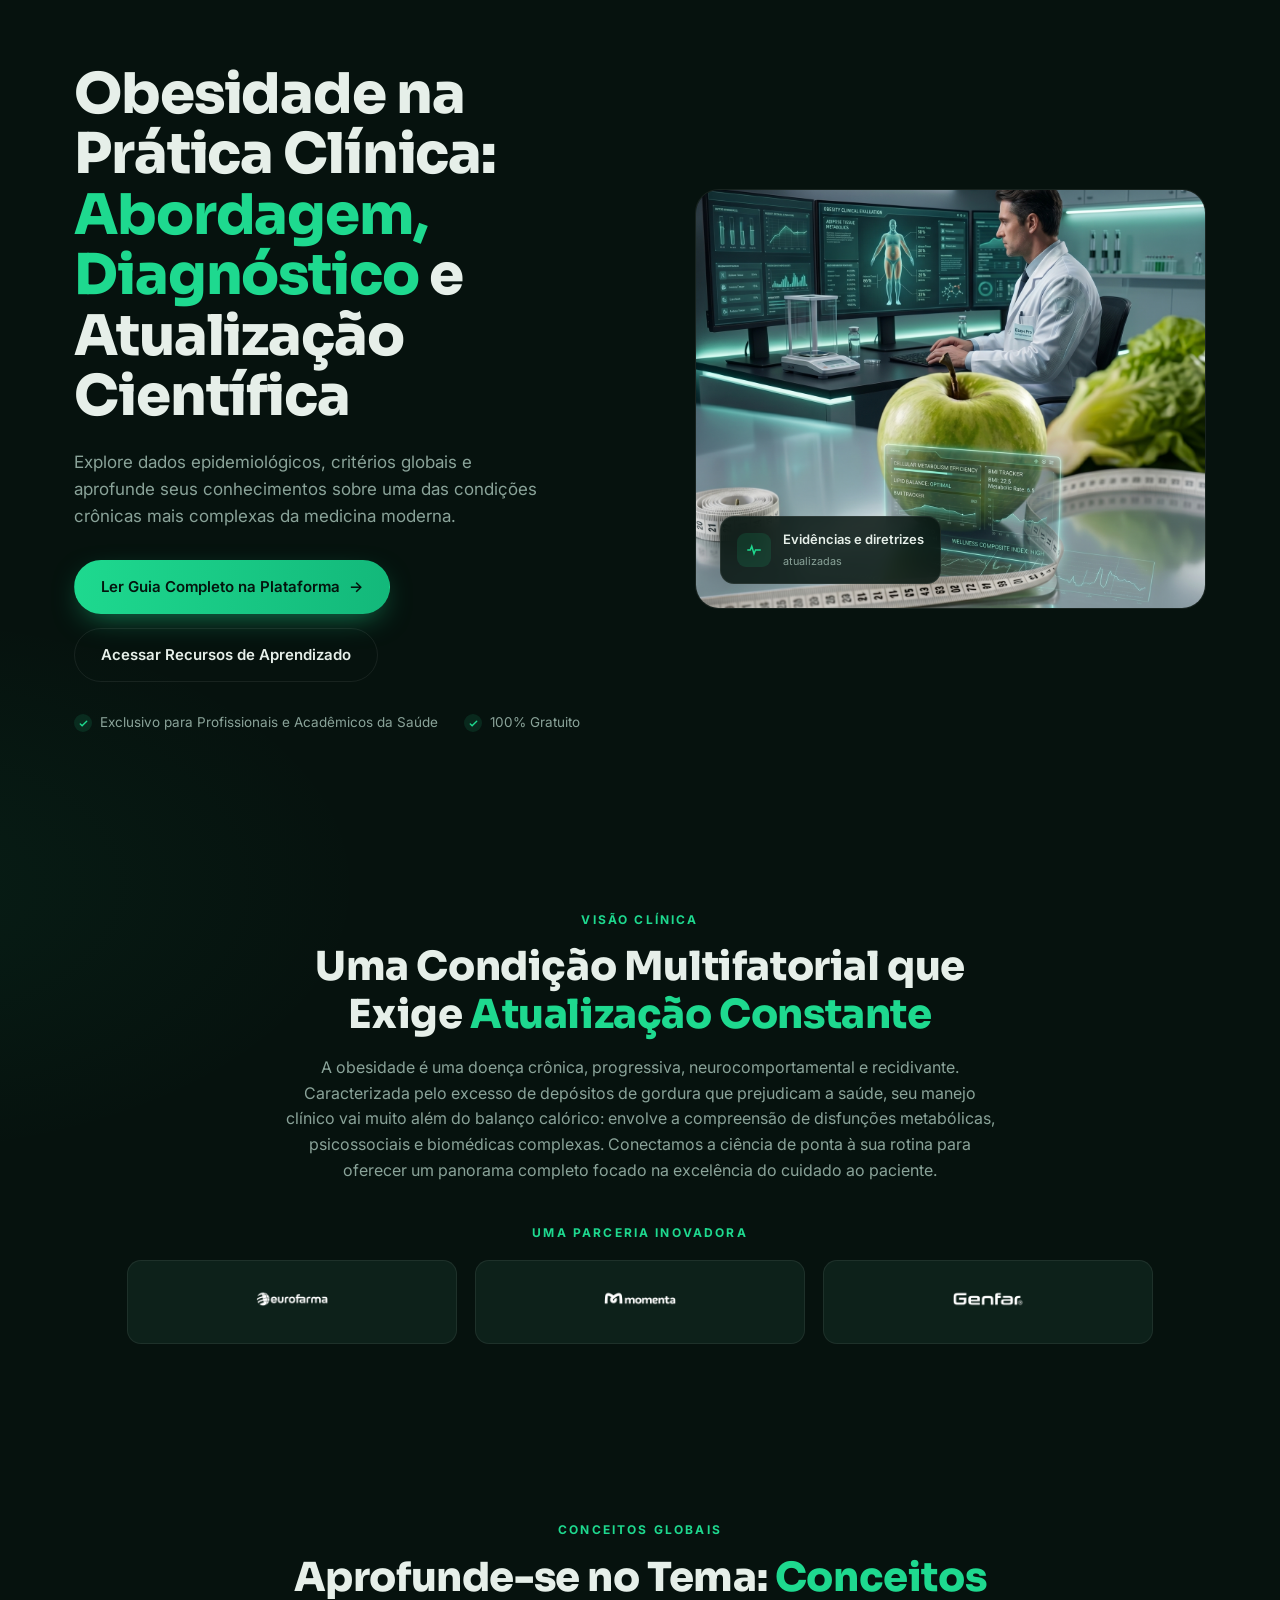
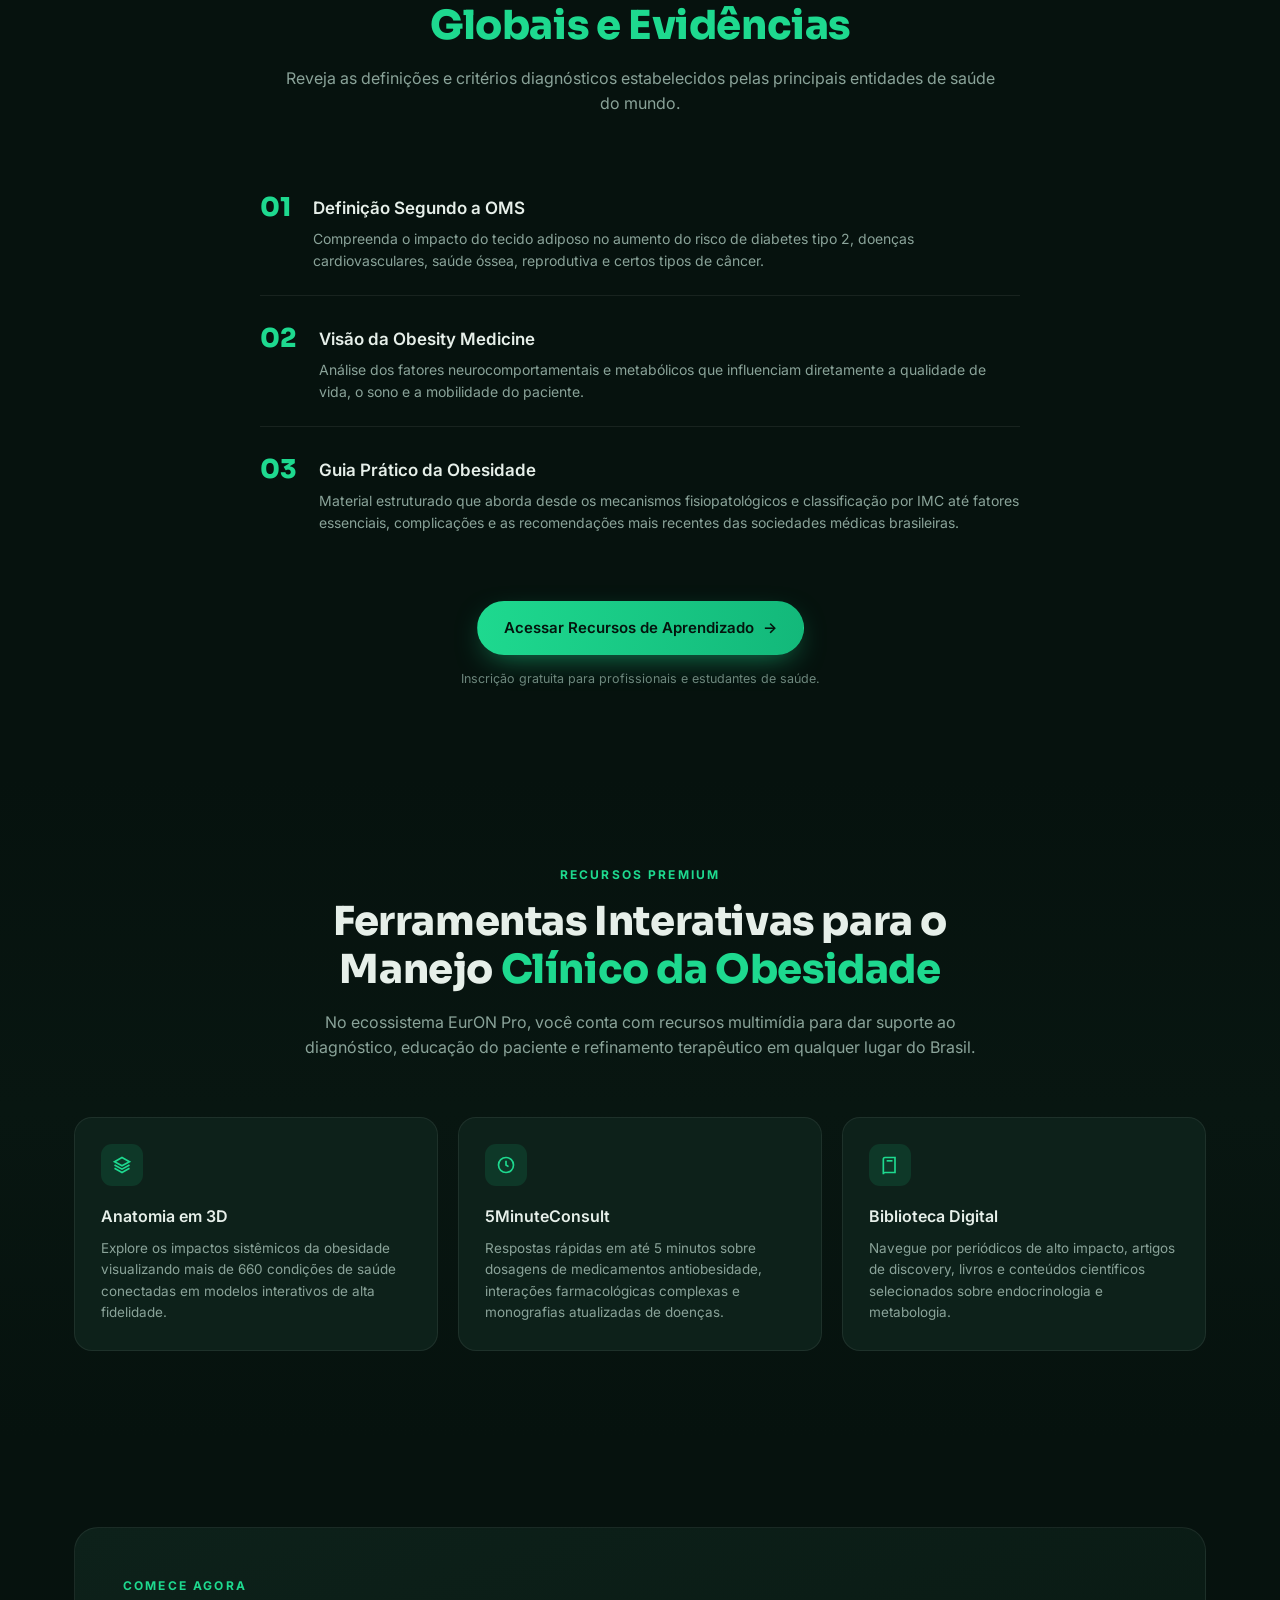
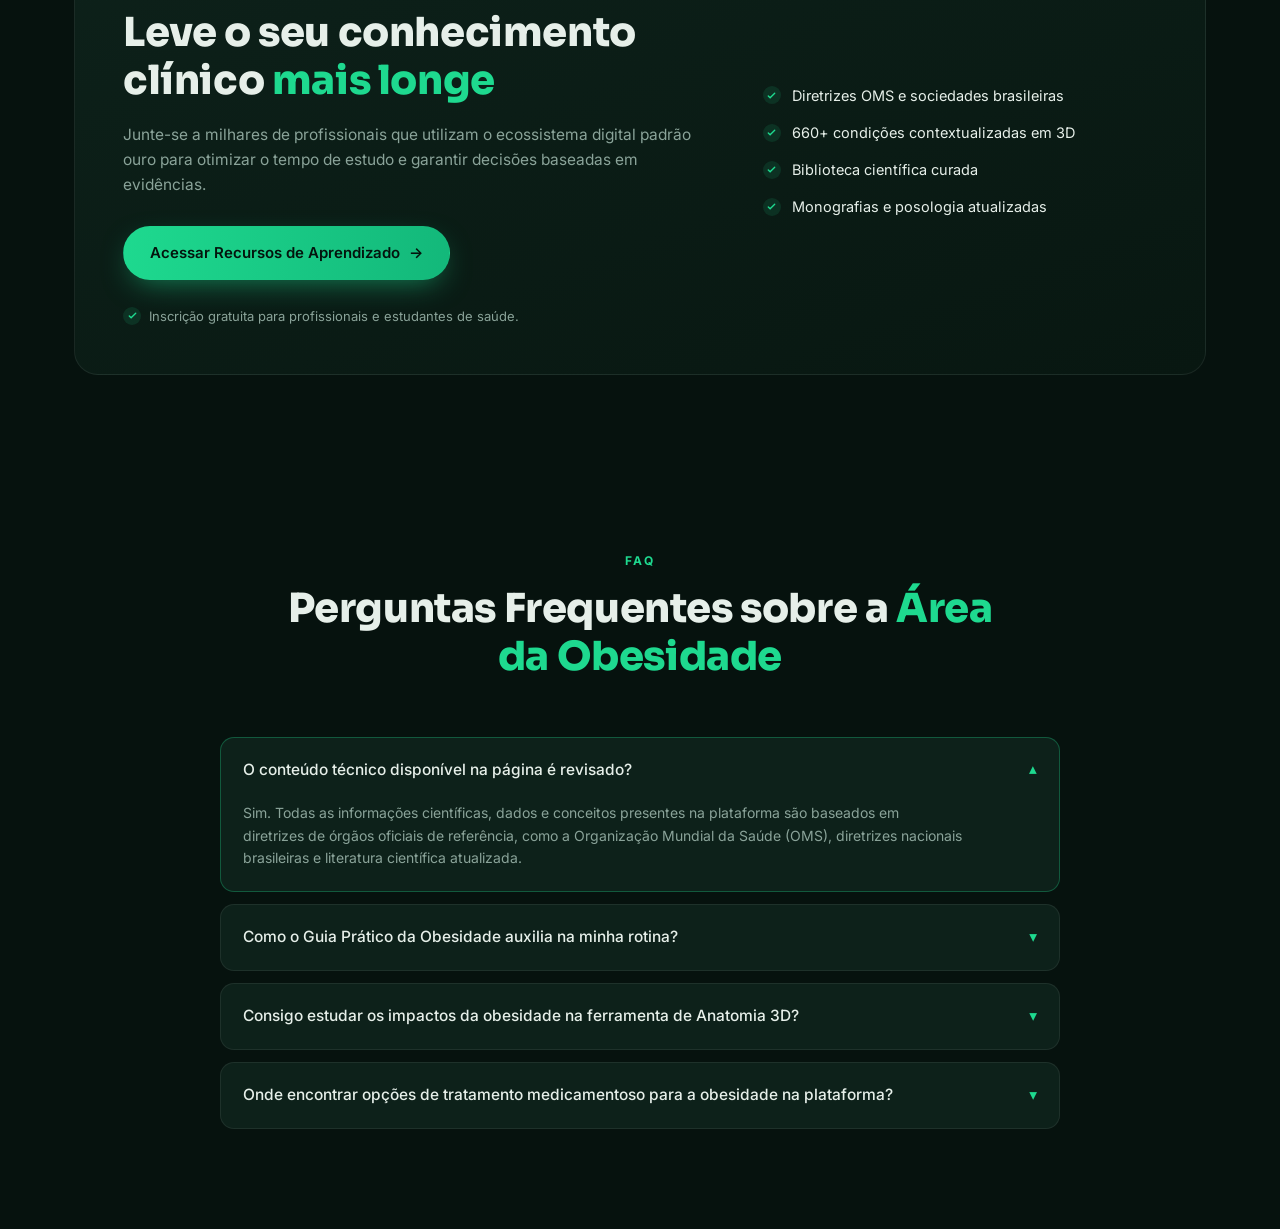
<file: obesidade/index.html>
<!DOCTYPE html>
<html lang="pt-BR">
<head>
<meta charset="UTF-8">
<meta name="viewport" content="width=device-width, initial-scale=1.0">
<title>Obesidade na Prática Clínica — EurON Pro</title>
<link rel="preconnect" href="https://fonts.googleapis.com">
<link rel="preconnect" href="https://fonts.gstatic.com" crossorigin>
<link href="https://fonts.googleapis.com/css2?family=Inter:wght@400;500;600;700;800&family=Sora:wght@600;700;800&display=swap" rel="stylesheet">
<link rel="stylesheet" href="../assets/euron.css">
</head>
<body>

<!-- HERO -->
<section class="hero">
  <div class="wrap hero-grid">
    <div>
      <h1>Obesidade na Prática Clínica: <span class="accent">Abordagem, Diagnóstico</span> e Atualização Científica</h1>
      <p class="lead">Explore dados epidemiológicos, critérios globais e aprofunde seus conhecimentos sobre uma das condições crônicas mais complexas da medicina moderna.</p>
      <div class="hero-cta">
        <a class="btn btn-primary" href="#">Ler Guia Completo na Plataforma <span class="arrow">→</span></a>
        <a class="btn btn-ghost" href="#recursos">Acessar Recursos de Aprendizado</a>
      </div>
      <div class="hero-checks">
        <span><i class="check"><svg viewBox="0 0 24 24" fill="none" stroke-width="3" stroke-linecap="round"><path d="M5 13l4 4L19 7"/></svg></i> Exclusivo para Profissionais e Acadêmicos da Saúde</span>
        <span><i class="check"><svg viewBox="0 0 24 24" fill="none" stroke-width="3" stroke-linecap="round"><path d="M5 13l4 4L19 7"/></svg></i> 100% Gratuito</span>
      </div>
    </div>
    <div class="hero-visual">
      <img class="hero-img" src="hero.png" alt="Médico analisando dados clínicos sobre obesidade">
      <div class="hero-badge">
        <span class="ic"><svg width="18" height="18" viewBox="0 0 24 24" fill="none" stroke="currentColor" stroke-width="2"><path d="M3 12h4l2-5 3 10 2-5h7"/></svg></span>
        <span><b>Evidências e diretrizes</b><small>atualizadas</small></span>
      </div>
    </div>
  </div>
</section>

<!-- VISÃO CLÍNICA + PARCERIA -->
<section class="text-block">
  <div class="wrap">
    <div class="section-head">
      <div class="eyebrow">Visão Clínica</div>
      <h2 class="section-title">Uma Condição Multifatorial que Exige <span class="accent">Atualização Constante</span></h2>
      <p>A obesidade é uma doença crônica, progressiva, neurocomportamental e recidivante. Caracterizada pelo excesso de depósitos de gordura que prejudicam a saúde, seu manejo clínico vai muito além do balanço calórico: envolve a compreensão de disfunções metabólicas, psicossociais e biomédicas complexas. Conectamos a ciência de ponta à sua rotina para oferecer um panorama completo focado na excelência do cuidado ao paciente.</p>
    </div>
    <div class="eyebrow" style="text-align:center">Uma Parceria Inovadora</div>
    <div class="partner-logos" style="margin-top:18px">
      <div class="partner"><img src="../assets/logo-eurofarma.png" alt="Eurofarma"></div>
      <div class="partner"><img src="../assets/logo-momenta.png" alt="Momenta"></div>
      <div class="partner"><img src="../assets/logo-genfar.png" alt="Genfar"></div>
    </div>
  </div>
</section>

<!-- CONCEITOS GLOBAIS (numerado) -->
<section>
  <div class="wrap">
    <div class="section-head">
      <div class="eyebrow">Conceitos Globais</div>
      <h2 class="section-title">Aprofunde-se no Tema: <span class="accent">Conceitos Globais e Evidências</span></h2>
      <p>Reveja as definições e critérios diagnósticos estabelecidos pelas principais entidades de saúde do mundo.</p>
    </div>
    <div class="steps">
      <div class="step">
        <div class="num">01</div>
        <div>
          <h3>Definição Segundo a OMS</h3>
          <p>Compreenda o impacto do tecido adiposo no aumento do risco de diabetes tipo 2, doenças cardiovasculares, saúde óssea, reprodutiva e certos tipos de câncer.</p>
        </div>
      </div>
      <div class="step">
        <div class="num">02</div>
        <div>
          <h3>Visão da Obesity Medicine</h3>
          <p>Análise dos fatores neurocomportamentais e metabólicos que influenciam diretamente a qualidade de vida, o sono e a mobilidade do paciente.</p>
        </div>
      </div>
      <div class="step">
        <div class="num">03</div>
        <div>
          <h3>Guia Prático da Obesidade</h3>
          <p>Material estruturado que aborda desde os mecanismos fisiopatológicos e classificação por IMC até fatores essenciais, complicações e as recomendações mais recentes das sociedades médicas brasileiras.</p>
        </div>
      </div>
    </div>
    <div class="center-cta">
      <a class="btn btn-primary" href="#">Acessar Recursos de Aprendizado <span class="arrow">→</span></a>
      <small>Inscrição gratuita para profissionais e estudantes de saúde.</small>
    </div>
  </div>
</section>

<!-- RECURSOS PREMIUM (3 cards) -->
<section class="features" id="recursos">
  <div class="wrap">
    <div class="section-head">
      <div class="eyebrow">Recursos Premium</div>
      <h2 class="section-title">Ferramentas Interativas para o Manejo <span class="accent">Clínico da Obesidade</span></h2>
      <p>No ecossistema EurON Pro, você conta com recursos multimídia para dar suporte ao diagnóstico, educação do paciente e refinamento terapêutico em qualquer lugar do Brasil.</p>
    </div>
    <div class="feature-grid cols-3">
      <div class="card">
        <div class="ic"><svg width="20" height="20" viewBox="0 0 24 24" fill="none" stroke="currentColor" stroke-width="2"><path d="M12 3l9 5-9 5-9-5 9-5Z"/><path d="M3 12l9 5 9-5M3 16l9 5 9-5"/></svg></div>
        <h3>Anatomia em 3D</h3>
        <p>Explore os impactos sistêmicos da obesidade visualizando mais de 660 condições de saúde conectadas em modelos interativos de alta fidelidade.</p>
      </div>
      <div class="card">
        <div class="ic"><svg width="20" height="20" viewBox="0 0 24 24" fill="none" stroke="currentColor" stroke-width="2"><circle cx="12" cy="12" r="9"/><path d="M12 7v5l3 2"/></svg></div>
        <h3>5MinuteConsult</h3>
        <p>Respostas rápidas em até 5 minutos sobre dosagens de medicamentos antiobesidade, interações farmacológicas complexas e monografias atualizadas de doenças.</p>
      </div>
      <div class="card">
        <div class="ic"><svg width="20" height="20" viewBox="0 0 24 24" fill="none" stroke="currentColor" stroke-width="2"><path d="M4 5a2 2 0 0 1 2-2h12v18H6a2 2 0 0 0-2 2Z"/><path d="M8 7h7"/></svg></div>
        <h3>Biblioteca Digital</h3>
        <p>Navegue por periódicos de alto impacto, artigos de discovery, livros e conteúdos científicos selecionados sobre endocrinologia e metabologia.</p>
      </div>
    </div>
  </div>
</section>

<!-- CTA com check-list -->
<section>
  <div class="wrap">
    <div class="coverage-card">
      <div>
        <div class="eyebrow">Comece Agora</div>
        <h2 class="section-title">Leve o seu conhecimento clínico <span class="accent">mais longe</span></h2>
        <p class="lead">Junte-se a milhares de profissionais que utilizam o ecossistema digital padrão ouro para otimizar o tempo de estudo e garantir decisões baseadas em evidências.</p>
        <a class="btn btn-primary" href="#">Acessar Recursos de Aprendizado <span class="arrow">→</span></a>
        <div class="coverage-foot" style="justify-content:flex-start">
          <span><i class="check"><svg viewBox="0 0 24 24" fill="none" stroke-width="3" stroke-linecap="round"><path d="M5 13l4 4L19 7"/></svg></i> Inscrição gratuita para profissionais e estudantes de saúde.</span>
        </div>
      </div>
      <div class="check-list">
        <span><i class="check"><svg viewBox="0 0 24 24" fill="none" stroke-width="3" stroke-linecap="round"><path d="M5 13l4 4L19 7"/></svg></i> Diretrizes OMS e sociedades brasileiras</span>
        <span><i class="check"><svg viewBox="0 0 24 24" fill="none" stroke-width="3" stroke-linecap="round"><path d="M5 13l4 4L19 7"/></svg></i> 660+ condições contextualizadas em 3D</span>
        <span><i class="check"><svg viewBox="0 0 24 24" fill="none" stroke-width="3" stroke-linecap="round"><path d="M5 13l4 4L19 7"/></svg></i> Biblioteca científica curada</span>
        <span><i class="check"><svg viewBox="0 0 24 24" fill="none" stroke-width="3" stroke-linecap="round"><path d="M5 13l4 4L19 7"/></svg></i> Monografias e posologia atualizadas</span>
      </div>
    </div>
  </div>
</section>

<!-- FAQ -->
<section id="faq">
  <div class="wrap">
    <div class="section-head">
      <div class="eyebrow">FAQ</div>
      <h2 class="section-title">Perguntas Frequentes sobre a <span class="accent">Área da Obesidade</span></h2>
    </div>
    <div class="faq">
      <details open>
        <summary>O conteúdo técnico disponível na página é revisado? <span class="chev">▾</span></summary>
        <p>Sim. Todas as informações científicas, dados e conceitos presentes na plataforma são baseados em diretrizes de órgãos oficiais de referência, como a Organização Mundial da Saúde (OMS), diretrizes nacionais brasileiras e literatura científica atualizada.</p>
      </details>
      <details>
        <summary>Como o Guia Prático da Obesidade auxilia na minha rotina? <span class="chev">▾</span></summary>
        <p>Ele estrutura o conhecimento desde os mecanismos fisiopatológicos e a classificação por IMC até complicações e recomendações terapêuticas, servindo como referência prática para a conduta clínica no dia a dia.</p>
      </details>
      <details>
        <summary>Consigo estudar os impactos da obesidade na ferramenta de Anatomia 3D? <span class="chev">▾</span></summary>
        <p>Sim. A Anatomia 3D permite visualizar os impactos sistêmicos da obesidade em modelos interativos, conectando mais de 660 condições de saúde para um entendimento mais completo.</p>
      </details>
      <details>
        <summary>Onde encontrar opções de tratamento medicamentoso para a obesidade na plataforma? <span class="chev">▾</span></summary>
        <p>No 5MinuteConsult você encontra dosagens de medicamentos antiobesidade, alertas de interações farmacológicas e monografias atualizadas para apoiar a prescrição.</p>
      </details>
    </div>
  </div>
</section>

</body>
</html>
</file>
<file: assets/euron.css>
/* ===== EurON Pro — folha de estilo compartilhada das landing pages ===== */
:root{
  --bg:#06120e;--bg-2:#0a1a14;--panel:#0d211a;--panel-2:#102a21;
  --line:rgba(255,255,255,.07);--green:#1ed98f;--green-2:#13b87a;
  --green-soft:rgba(30,217,143,.12);--text:#e6efe9;--muted:#8aa399;
  --muted-2:#6d877d;--radius:18px;--maxw:1180px;
}
*{box-sizing:border-box;margin:0;padding:0}
html{scroll-behavior:smooth}
body{
  font-family:'Inter',system-ui,-apple-system,sans-serif;
  background:
    radial-gradient(1200px 600px at 80% -10%, rgba(30,217,143,.10), transparent 60%),
    radial-gradient(900px 500px at -10% 20%, rgba(30,217,143,.06), transparent 55%),
    var(--bg);
  color:var(--text);line-height:1.6;-webkit-font-smoothing:antialiased;
}
a{color:inherit;text-decoration:none}
img{max-width:100%;display:block}
.wrap{max-width:var(--maxw);margin:0 auto;padding:0 24px}
.accent{color:var(--green)}
.eyebrow{font-size:12px;font-weight:700;letter-spacing:.18em;text-transform:uppercase;color:var(--green);margin-bottom:14px}
section{padding:88px 0}
h2.section-title{font-family:'Sora','Inter',sans-serif;font-size:clamp(26px,3.4vw,40px);font-weight:800;line-height:1.2;letter-spacing:-.01em}
.section-head{text-align:center;max-width:720px;margin:0 auto 56px}
.section-head p{color:var(--muted);margin-top:16px;font-size:16px}

/* Buttons */
.btn{display:inline-flex;align-items:center;gap:9px;font-weight:600;font-size:15px;padding:14px 26px;border-radius:999px;border:1px solid transparent;cursor:pointer;transition:transform .15s ease, box-shadow .2s ease, background .2s ease;white-space:nowrap}
.btn-primary{background:linear-gradient(95deg,var(--green),var(--green-2));color:#04140d;box-shadow:0 10px 30px -10px rgba(30,217,143,.6)}
.btn-primary:hover{transform:translateY(-2px);box-shadow:0 16px 40px -12px rgba(30,217,143,.75)}
.btn-ghost{background:transparent;border-color:var(--line);color:var(--text)}
.btn-ghost:hover{border-color:rgba(30,217,143,.5);background:var(--green-soft)}
.btn .arrow{transition:transform .15s ease}
.btn:hover .arrow{transform:translateX(3px)}

/* Hero */
.hero{padding-top:64px}
.hero-grid{display:grid;grid-template-columns:1.05fr .95fr;gap:56px;align-items:center}
.hero h1{font-family:'Sora','Inter',sans-serif;font-size:clamp(34px,4.6vw,56px);font-weight:800;line-height:1.08;letter-spacing:-.02em}
.hero p.lead{color:var(--muted);margin:22px 0 30px;font-size:17px;max-width:480px}
.hero-cta{display:flex;gap:14px;flex-wrap:wrap}
.hero-checks{display:flex;gap:26px;flex-wrap:wrap;margin-top:30px;font-size:13.5px;color:var(--muted)}
.hero-checks span{display:inline-flex;align-items:center;gap:8px}
.check{width:18px;height:18px;border-radius:50%;background:var(--green-soft);display:inline-grid;place-items:center;flex:none}
.check svg{width:11px;height:11px;stroke:var(--green)}
.hero-visual{position:relative;border-radius:24px;overflow:hidden;min-height:420px;border:1px solid var(--line);background:#06120e}
.hero-img{position:absolute;inset:0;width:100%;height:100%;object-fit:cover}
.hero-badge{position:absolute;left:24px;bottom:24px;display:flex;align-items:center;gap:12px;background:rgba(8,22,17,.85);border:1px solid var(--line);backdrop-filter:blur(8px);padding:12px 16px;border-radius:14px;font-size:13px}
.hero-badge .ic{width:34px;height:34px;border-radius:9px;background:var(--green-soft);display:grid;place-items:center;color:var(--green);flex:none}
.hero-badge b{display:block;font-weight:600}
.hero-badge small{color:var(--muted)}

/* Texto centralizado / partners */
.text-block{text-align:center}
.text-block .section-head{margin-bottom:40px}
.partner-logos{display:flex;justify-content:center;gap:18px;flex-wrap:wrap}
.partner{flex:1;min-width:200px;max-width:330px;background:var(--panel);border:1px solid var(--line);border-radius:14px;padding:26px;display:grid;place-items:center;font-weight:700;font-size:22px;letter-spacing:.02em;color:#cfe0d8}
.partner img{max-height:30px;width:auto;object-fit:contain}

/* Features */
.features{background:linear-gradient(180deg,transparent,rgba(10,26,20,.5),transparent)}
.feature-grid{display:grid;grid-template-columns:repeat(4,1fr);gap:20px}
.feature-grid.cols-2{grid-template-columns:repeat(2,1fr)}
.feature-grid.cols-3{grid-template-columns:repeat(3,1fr)}
.card{background:var(--panel);border:1px solid var(--line);border-radius:var(--radius);padding:26px;transition:transform .2s ease,border-color .2s ease}
.card:hover{transform:translateY(-4px);border-color:rgba(30,217,143,.35)}
.card .ic{width:42px;height:42px;border-radius:11px;background:var(--green-soft);color:var(--green);display:grid;place-items:center;margin-bottom:18px}
.card h3{font-size:16px;font-weight:600;margin-bottom:8px}
.card p{font-size:13.5px;color:var(--muted)}
.center-cta{text-align:center;margin-top:44px}
.center-cta small{display:block;color:var(--muted-2);font-size:12.5px;margin-top:14px}

/* Seção mídia 2 colunas (imagem + texto) */
.media-grid{display:grid;grid-template-columns:1fr 1fr;gap:56px;align-items:center}
.media-box{border-radius:22px;border:1px solid var(--line);min-height:380px;overflow:hidden;background:#05100c;display:grid;place-items:center}
.media-box img{width:100%;height:100%;object-fit:cover}
.media-grid .lead{color:var(--muted);margin:16px 0 24px;font-size:15.5px}
.chip{display:inline-flex;align-items:center;gap:9px;background:var(--panel-2);border:1px solid var(--line);border-radius:999px;padding:9px 16px;font-size:12.5px;color:var(--muted)}
.chip .check{width:16px;height:16px}

/* Placeholder de imagem (trocar por <img> quando o asset chegar) */
.ph{background:radial-gradient(120% 120% at 70% 20%, rgba(30,217,143,.16), transparent 55%),linear-gradient(160deg,#0a2018,#06120e)}
.ph::after{content:attr(data-ph);color:var(--muted-2);font-size:13px;letter-spacing:.05em;border:1px dashed rgba(255,255,255,.15);padding:8px 14px;border-radius:8px}

/* Lista numerada (01/02/03) */
.steps{max-width:760px;margin:0 auto;display:grid;gap:8px}
.step{display:grid;grid-template-columns:auto 1fr;gap:22px;padding:22px 0;border-bottom:1px solid var(--line);align-items:start}
.step:last-child{border-bottom:0}
.step .num{font-family:'Sora','Inter',sans-serif;font-size:26px;font-weight:800;color:var(--green);line-height:1}
.step h3{font-size:17px;font-weight:600;margin-bottom:6px}
.step p{color:var(--muted);font-size:14px}

/* Coverage card (CTA com check-list) */
.coverage-card{background:linear-gradient(160deg,var(--panel),#081711);border:1px solid var(--line);border-radius:24px;padding:48px;display:grid;grid-template-columns:1.2fr .8fr;gap:48px;align-items:center}
.coverage-card.single{grid-template-columns:1fr;text-align:center;max-width:760px;margin:0 auto}
.coverage-card .lead{color:var(--muted);margin:18px 0 28px;font-size:15.5px}
.coverage-card.single .lead{margin-left:auto;margin-right:auto;max-width:560px}
.check-list{display:grid;gap:14px}
.check-list span{display:flex;align-items:center;gap:11px;font-size:14.5px;color:var(--text)}
.coverage-foot{display:flex;gap:30px;flex-wrap:wrap;margin-top:26px;font-size:13px;color:var(--muted);justify-content:center}
.coverage-foot span{display:inline-flex;align-items:center;gap:8px}

/* FAQ */
.faq{max-width:840px;margin:0 auto}
details{background:var(--panel);border:1px solid var(--line);border-radius:14px;margin-bottom:12px;padding:0 22px;transition:border-color .2s ease}
details[open]{border-color:rgba(30,217,143,.3)}
summary{list-style:none;cursor:pointer;display:flex;justify-content:space-between;align-items:center;gap:16px;padding:20px 0;font-weight:500;font-size:15.5px}
summary::-webkit-details-marker{display:none}
summary .chev{flex:none;transition:transform .2s ease;color:var(--green)}
details[open] summary .chev{transform:rotate(180deg)}
details p{color:var(--muted);font-size:14px;padding:0 0 22px;max-width:720px}

/* Responsive */
@media (max-width:980px){
  .hero-grid,.media-grid,.coverage-card{grid-template-columns:1fr}
  .feature-grid,.feature-grid.cols-3{grid-template-columns:1fr 1fr}
  .coverage-card{padding:32px}
}
@media (max-width:640px){
  section{padding:60px 0}
  .feature-grid,.feature-grid.cols-2,.feature-grid.cols-3{grid-template-columns:1fr}
  .media-box{min-height:280px}
}
</file>
